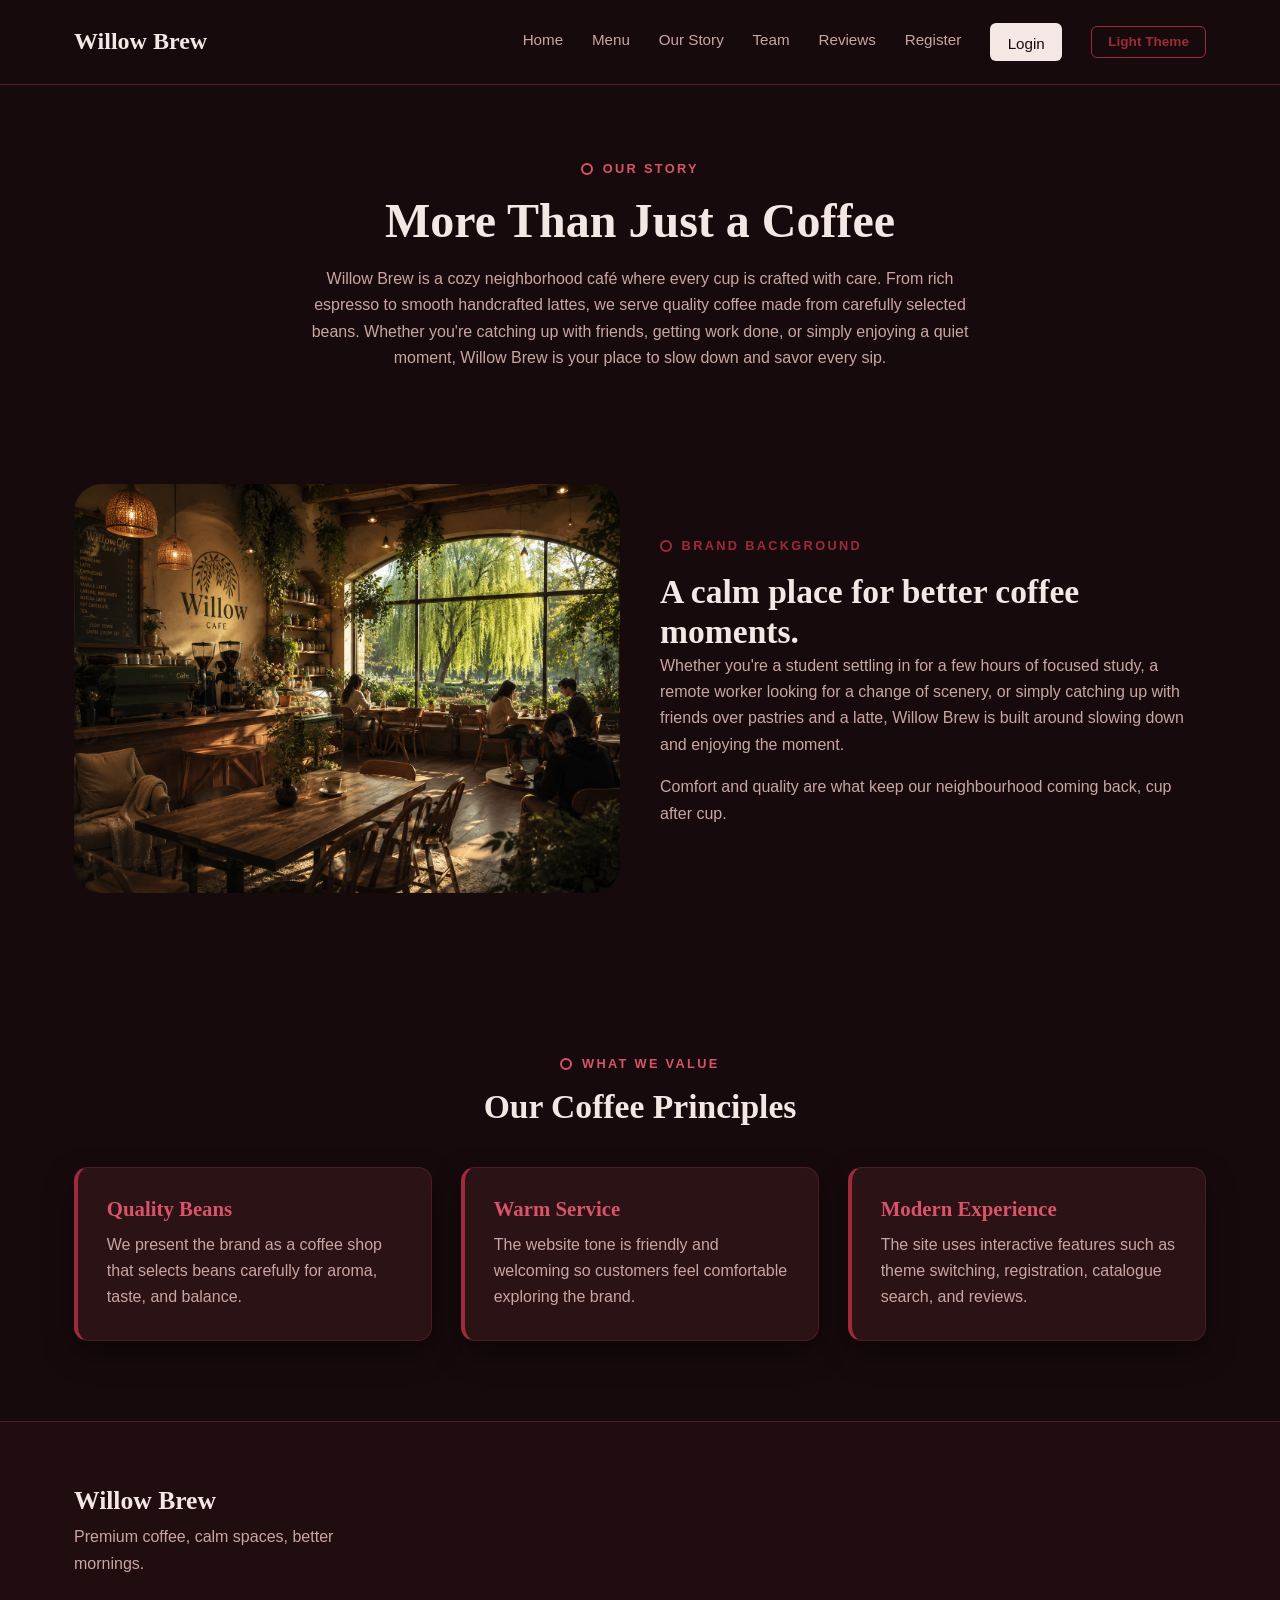
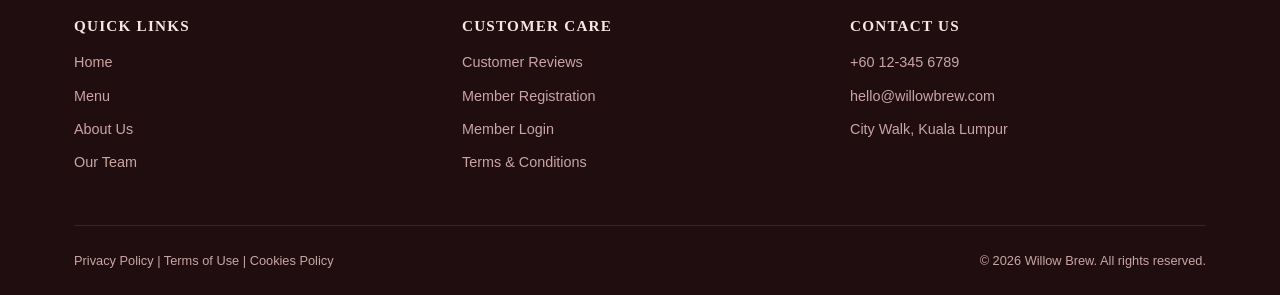
<file: about.html>
<!DOCTYPE html>
<html lang="en">
<head>
    <meta charset="UTF-8">
    <meta name="viewport" content="width=device-width, initial-scale=1.0">
    <title>Our Story | Willow Brew </title>
    <link rel="stylesheet" href="css/style.css">
    <link rel="stylesheet" href="css/responsive.css">
    <script src="js/main.js" defer></script>
    <script src="js/theme.js" defer></script>
</head>
<body>
    <a class="skip-link" href="#mainContent">Skip to main content</a>

    <header class="site-header" id="siteHeader">
        <div class="nav-wrap">
            <a href="index.html" class="brand" aria-label="Willow Brew homepage">Willow Brew</a>

            <button class="nav-toggle" id="navToggle" type="button" aria-label="Open navigation menu" aria-expanded="false">
                ☰
            </button>

            <nav class="main-nav" id="mainNav" aria-label="Main navigation">
                <a href="index.html">Home</a>
                <a href="catalogue.html">Menu</a>
                <a href="about.html">Our Story</a>
                <a href="team.html">Team</a>
                <a href="reviews.html">Reviews</a>
                <a href="register.html">Register</a>
                <a href="login.html" class="order-link" id="loginLink">Login</a>

                <!-- This button changes the website between light theme and dark theme -->
                <button 
                      class="theme-toggle"
                        id="themeToggle"
                        type="button"
                        aria-label="Switch website theme"
                        aria-pressed="false">
                        Dark Theme
                </button>
            </nav>
        </div>
    </header>


    <main id="mainContent" class="page-main">
        <section class="simple-hero">
            <p class="eyebrow dark">Our Story</p>
            <h1>More Than Just a Coffee</h1>
            <p>
                Willow Brew is a cozy neighborhood café where every cup is crafted with care. 
                From rich espresso to smooth handcrafted lattes, we serve quality coffee made from carefully selected beans. 
                Whether you're catching up with friends, getting work done, or simply enjoying a quiet moment, Willow Brew is your place to slow down and savor every sip.
            </p>
        </section>

        <section class="about-story section-padding" aria-labelledby="about-story-title">
            <div class="about-image">
                <!-- ABOUT IMAGE -->
                <img src="images/cafe-interior.png" alt="Warm coffee shop interior">
            </div>

            <div class="about-text">
                <p class="eyebrow dark">Brand Background</p>
                <h2 id="about-story-title">A calm place for better coffee moments.</h2>
                <p>
                    Whether you're a student settling in for a few hours of focused study, a remote worker looking for a change of scenery, 
                    or simply catching up with friends over pastries and a latte, Willow Brew is built around slowing down and enjoying the 
                    moment. 
                </p>
                <p>
                    Comfort and quality are what keep our neighbourhood coming back, cup after cup.
                </p>
            </div>
        </section>

        <section class="values-section section-padding" aria-labelledby="values-title">
            <div class="section-top centered">
                <p class="eyebrow dark">What We Value</p>
                <h2 id="values-title">Our Coffee Principles</h2>
            </div>

            <div class="value-grid">
                <article class="value-card">
                    <h3>Quality Beans</h3>
                    <p>We present the brand as a coffee shop that selects beans carefully for aroma, taste, and balance.</p>
                </article>

                <article class="value-card">
                    <h3>Warm Service</h3>
                    <p>The website tone is friendly and welcoming so customers feel comfortable exploring the brand.</p>
                </article>

                <article class="value-card">
                    <h3>Modern Experience</h3>
                    <p>The site uses interactive features such as theme switching, registration, catalogue search, and reviews.</p>
                </article>
            </div>
        </section>
    </main>

    <footer class="site-footer">
        <div class="footer-wrap">
            <div class="footer-brand">
                <h2>Willow Brew</h2>
                <p>Premium coffee, calm spaces, better mornings.</p>
            </div>

            <div class="footer-columns">
                <section>
                    <h3>Quick Links</h3>
                    <a href="index.html">Home</a>
                    <a href="catalogue.html">Menu</a>
                    <a href="about.html">About Us</a>
                    <a href="team.html">Our Team</a>
                </section>

                <section>
                    <h3>Customer Care</h3>
                    <a href="reviews.html">Customer Reviews</a>
                    <a href="register.html">Member Registration</a>
                    <a href="login.html">Member Login</a>
                    <a href="#">Terms & Conditions</a>
                </section>

                <section>
                    <h3>Contact Us</h3>
                    <p>+60 12-345 6789</p>
                    <p>hello@willowbrew.com</p>
                    <p>City Walk, Kuala Lumpur</p>
                </section>
            </div>

            <div class="footer-bottom">
                <p>Privacy Policy | Terms of Use | Cookies Policy</p>
                <p>© 2026 Willow Brew. All rights reserved.</p>
            </div>
        </div>
    </footer>

</body>
</html>
</file>
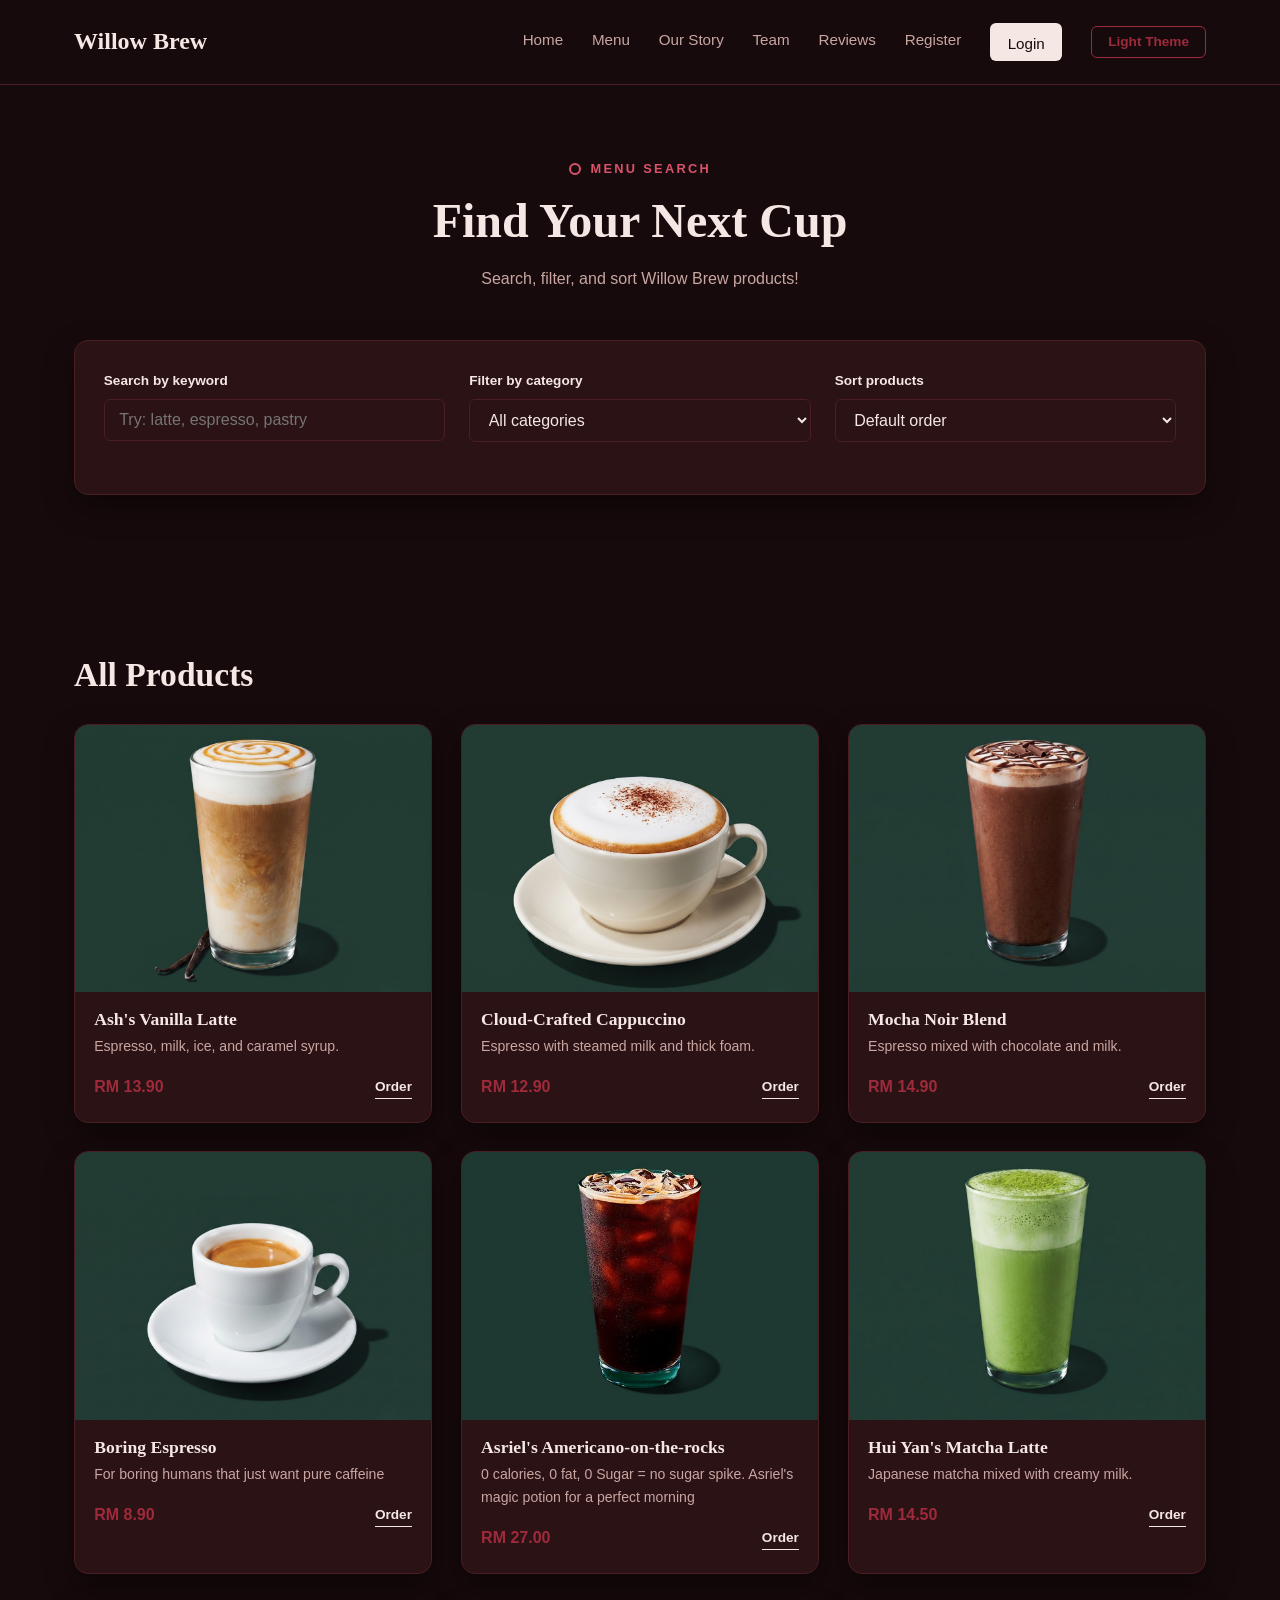
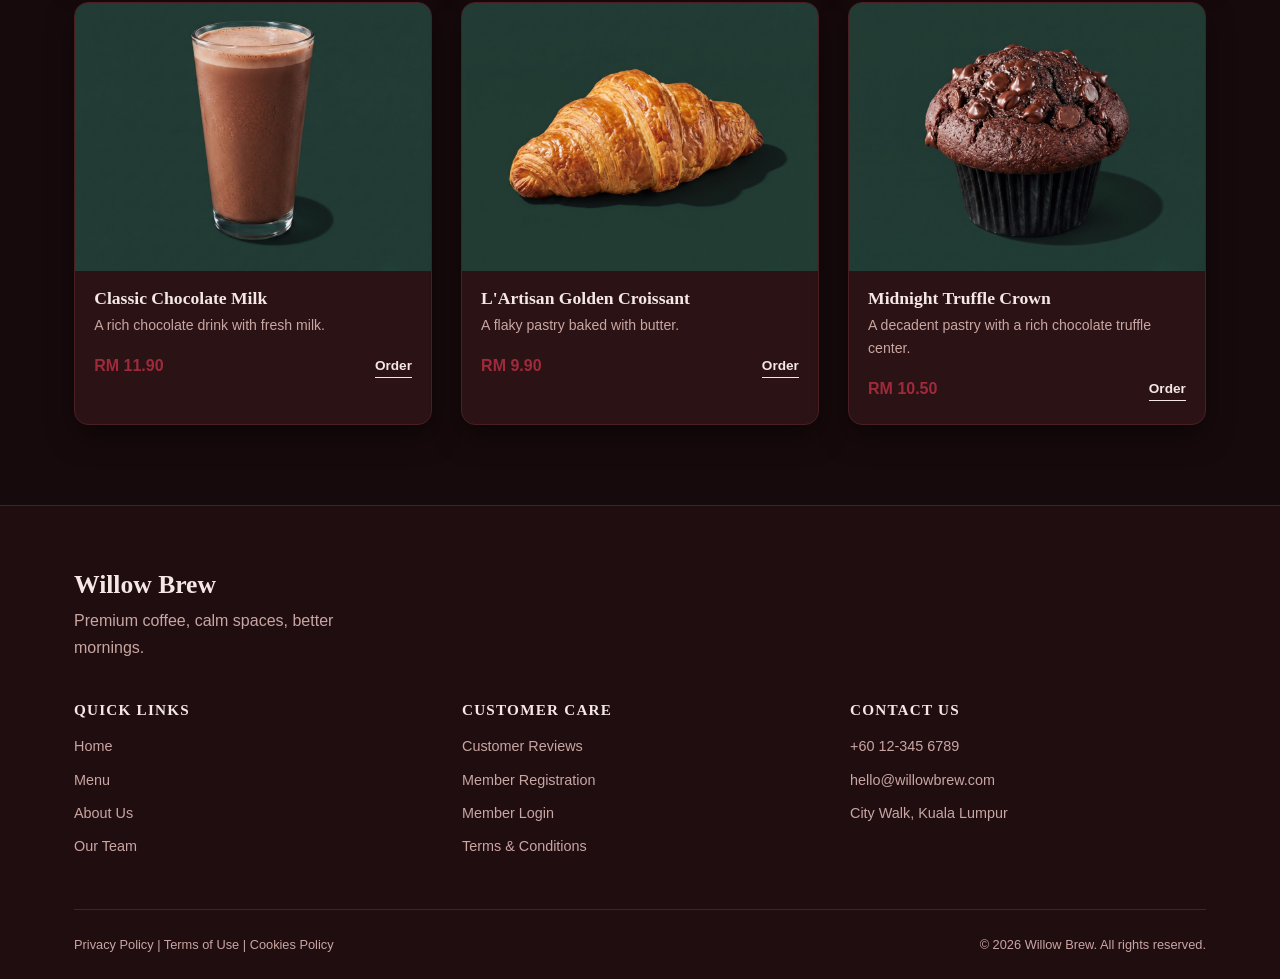
<file: catalogue.html>
<!DOCTYPE html>
<html lang="en">
<head>
    <meta charset="UTF-8">
    <meta name="viewport" content="width=device-width, initial-scale=1.0">
    <title>Menu | Willow Brew </title>
    <link rel="stylesheet" href="css/style.css">
    <link rel="stylesheet" href="css/responsive.css">
    
    <script src="js/main.js" defer></script>
    <script src="js/theme.js" defer></script>
    <script src="js/catalogue.js" defer></script>
</head>
<body>
    <!-- This skip link appears when keyboard users press Tab, allowing them to jump directly to the main page content instead of tabbing through every navigation item. -->
    <a class="skip-link" href="#mainContent">Skip to main content</a>

    <!-- This fixed header contains the brand name, responsive navigation links, search link, order link, and theme switcher required for the website theme toggle feature. -->
    <header class="site-header" id="siteHeader">
        <div class="nav-wrap">
            <a href="index.html" class="brand" aria-label="Willow Brew homepage">Willow Brew</a>

            <!-- This button appears on smaller screens and opens or closes the navigation menu using JavaScript in main.js. -->
            <button class="nav-toggle" id="navToggle" type="button" aria-label="Open navigation menu" aria-expanded="false">
                ☰
            </button>

            <!-- This navigation menu links to all major website pages so the multi-page website can be accessed consistently from every page. -->
            <nav class="main-nav" id="mainNav" aria-label="Main navigation">
                <a href="index.html">Home</a>
                <a href="catalogue.html">Menu</a>
                <a href="about.html">Our Story</a>
                <a href="team.html">Team</a>
                <a href="reviews.html">Reviews</a>
                <a href="register.html">Register</a>
                <a href="login.html" class="order-link" id="loginLink">Login</a>

                <!-- This button changes the website between the original classic theme and the darker brew theme, with the choice saved in localStorage. -->
                <button 
                    class="theme-toggle"
                    id="themeToggle"
                    type="button"
                    onclick="toggleTheme()"
                    aria-label="Switch website theme"
                    aria-pressed="false">
                    Dark Theme
                </button>
            </nav>
        </div>
    </header>


    <main id="mainContent" class="page-main">
        <!-- This catalogue hero introduces the product page where JavaScript search, category filtering, and price/name sorting are demonstrated. -->
        <section class="simple-hero">
            <p class="eyebrow dark">Menu Search</p>
            <h1>Find Your Next Cup</h1>
            <p>
                Search, filter, and sort  Willow Brew products!
                
            </p>
        </section>

        <!-- This tool area contains the input and dropdown controls used by catalogue.js to dynamically change the product list. -->
        <section class="catalogue-tools section-padding" aria-label="Product search and filter tools">
            <div class="tool-grid">
                <div class="form-group">
                    <label for="productSearch">Search by keyword</label>
                    <input type="search" id="productSearch" placeholder="Try: latte, espresso, pastry">
                </div>

                <div class="form-group">
                    <label for="categoryFilter">Filter by category</label>
                    <select id="categoryFilter">
                        <option value="all">All categories</option>
                        <option value="coffee">Coffee</option>
                        <option value="non-coffee">Non-coffee</option>
                        <option value="pastry">Pastry</option>
                    </select>
                </div>

                <div class="form-group">
                    <label for="sortProducts">Sort products</label>
                    <select id="sortProducts">
                        <option value="default">Default order</option>
                        <option value="name-az">Name A-Z</option>
                        <option value="price-low">Price low to high</option>
                        <option value="price-high">Price high to low</option>
                    </select>
                </div>
            </div>
        </section>

        <section class="catalogue-list section-padding" aria-labelledby="catalogue-title">
            <h2 id="catalogue-title">All Products</h2>

            <div class="product-grid" id="catalogueGrid">
                <article class="product-card catalogue-card"
                    data-name="Ash's Vanilla Latte" data-category="coffee"
                    data-price="13.90" data-order="1">
                    <img src="images/vanilla latte.png"
                        alt="Iced caramel latte in a glass">
                    <h3>Ash's Vanilla Latte</h3>
                    <p>Espresso, milk, ice, and caramel syrup.</p>
                    <div class="product-bottom"><span>RM 13.90</span><a href="#">Order</a></div>
                </article>

                <article class="product-card catalogue-card"
                    data-name="Cloud-Crafted Cappuccino" data-category="coffee"
                    data-price="12.90" data-order="2">
                    <img src="images/cappuccino.png"
                        alt="Cloud-Crafted Cappuccino in a coffee cup">
                    <h3>Cloud-Crafted Cappuccino</h3>
                    <p>Espresso with steamed milk and thick foam.</p>
                    <div class="product-bottom"><span>RM 12.90</span><a href="#">Order</a></div>
                </article>

                <article class="product-card catalogue-card"
                    data-name="Mocha Noir Blend" data-category="coffee"
                    data-price="14.90" data-order="3">
                    <img src="images/mocha.png"
                        alt="Mocha coffee with chocolate">
                    <h3>Mocha Noir Blend</h3>
                    <p>Espresso mixed with chocolate and milk.</p>
                    <div class="product-bottom"><span>RM 14.90</span><a href="#">Order</a></div>
                </article>

                <article class="product-card catalogue-card"
                    data-name="Boring Espresso" data-category="coffee"
                    data-price="8.90" data-order="4">
                    <img src="images/espresso.png"
                        alt="Small cup of espresso">
                    <h3>Boring Espresso</h3>
                    <p>For boring humans that just want pure caffeine</p>
                    <div class="product-bottom"><span>RM 8.90</span><a href="#">Order</a></div>
                </article>

                <article class="product-card catalogue-card"
                    data-name="Asriel's Americano-on-the-rocks" data-category="coffee"
                    data-price="13.50" data-order="5">
                    <img src="images/Americanoontherocksss.jpg"
                        alt="Cold brew coffee with ice">
                    <h3>Asriel's Americano-on-the-rocks</h3>
                    <p> 0 calories, 0 fat, 0 Sugar = no sugar spike. Asriel's magic potion for a perfect morning </p>
                    <div class="product-bottom"><span>RM 27.00</span><a href="#">Order</a></div>
                </article>

                <article class="product-card catalogue-card"
                    data-name="Hui Yan's Matcha Latte" data-category="non-coffee"
                    data-price="14.50" data-order="6">
                    <img src="images/matcha latte.png"
                        alt="Iced matcha latte">
                    <h3>Hui Yan's Matcha Latte</h3>
                    <p>Japanese matcha mixed with creamy milk.</p>
                    <div class="product-bottom"><span>RM 14.50</span><a href="#">Order</a></div>
                </article>

                <article class="product-card catalogue-card"
                    data-name="Classic Chocolate Milk" data-category="non-coffee"
                    data-price="11.90" data-order="7">
                    <img src="images/chocolate milk.png"
                        alt="Classic Chocolate Milk in a glass">
                    <h3>Classic Chocolate Milk</h3>
                    <p>A rich chocolate drink with fresh milk.</p>
                    <div class="product-bottom"><span>RM 11.90</span><a href="#">Order</a></div>
                </article>

                <article class="product-card catalogue-card"
                    data-name="L'Artisan Golden Croissant" data-category="pastry"
                    data-price="9.90" data-order="8">
                    <img src="images/butter croissant.png"
                        alt="Fresh L'Artisan Golden Croissant">
                    <h3>L'Artisan Golden Croissant</h3>
                    <p>A flaky pastry baked with butter.</p>
                    <div class="product-bottom"><span>RM 9.90</span><a href="#">Order</a></div>
                </article>

                <article class="product-card catalogue-card"
                    data-name="Midnight Truffle Crown" data-category="pastry"
                    data-price="10.50" data-order="9">
                    <img src="images/chocolate muffin.png"
                        alt="Midnight Truffle Crown">
                    <h3>Midnight Truffle Crown</h3>
                    <p>A decadent pastry with a rich chocolate truffle center.</p>
                    <div class="product-bottom"><span>RM 10.50</span><a href="#">Order</a></div>
                </article>
            </div>

            <p class="empty-message" id="emptyMessage">
                No products found. Try another keyword or category.
            </p>
        </section>
    </main>

    <footer class="site-footer">
        <div class="footer-wrap">
            <div class="footer-brand">
                <h2>Willow Brew </h2>
                <p>Premium coffee, calm spaces, better mornings.</p>
            </div>

            <div class="footer-columns">
                <section>
                    <h3>Quick Links</h3>
                    <a href="index.html">Home</a>
                    <a href="catalogue.html">Menu</a>
                    <a href="about.html">About Us</a>
                    <a href="team.html">Our Team</a>
                </section>

                <section>
                    <h3>Customer Care</h3>
                    <a href="reviews.html">Customer Reviews</a>
                    <a href="register.html">Member Registration</a>
                    <a href="login.html">Member Login</a>
                    <a href="#">Terms & Conditions</a>
                </section>

                <section>
                    <h3>Contact Us</h3>
                    <p>+60 12-345 6789</p>
                    <p>hello@willowbrew.com</p>
                    <p>City Walk, Kuala Lumpur</p>
                </section>
            </div>

            <div class="footer-bottom">
                <p>Privacy Policy | Terms of Use | Cookies Policy</p>
                <p>© 2026 Willow Brew. All rights reserved.</p>
            </div>
        </div>
    </footer>

</body>
</html>
</file>
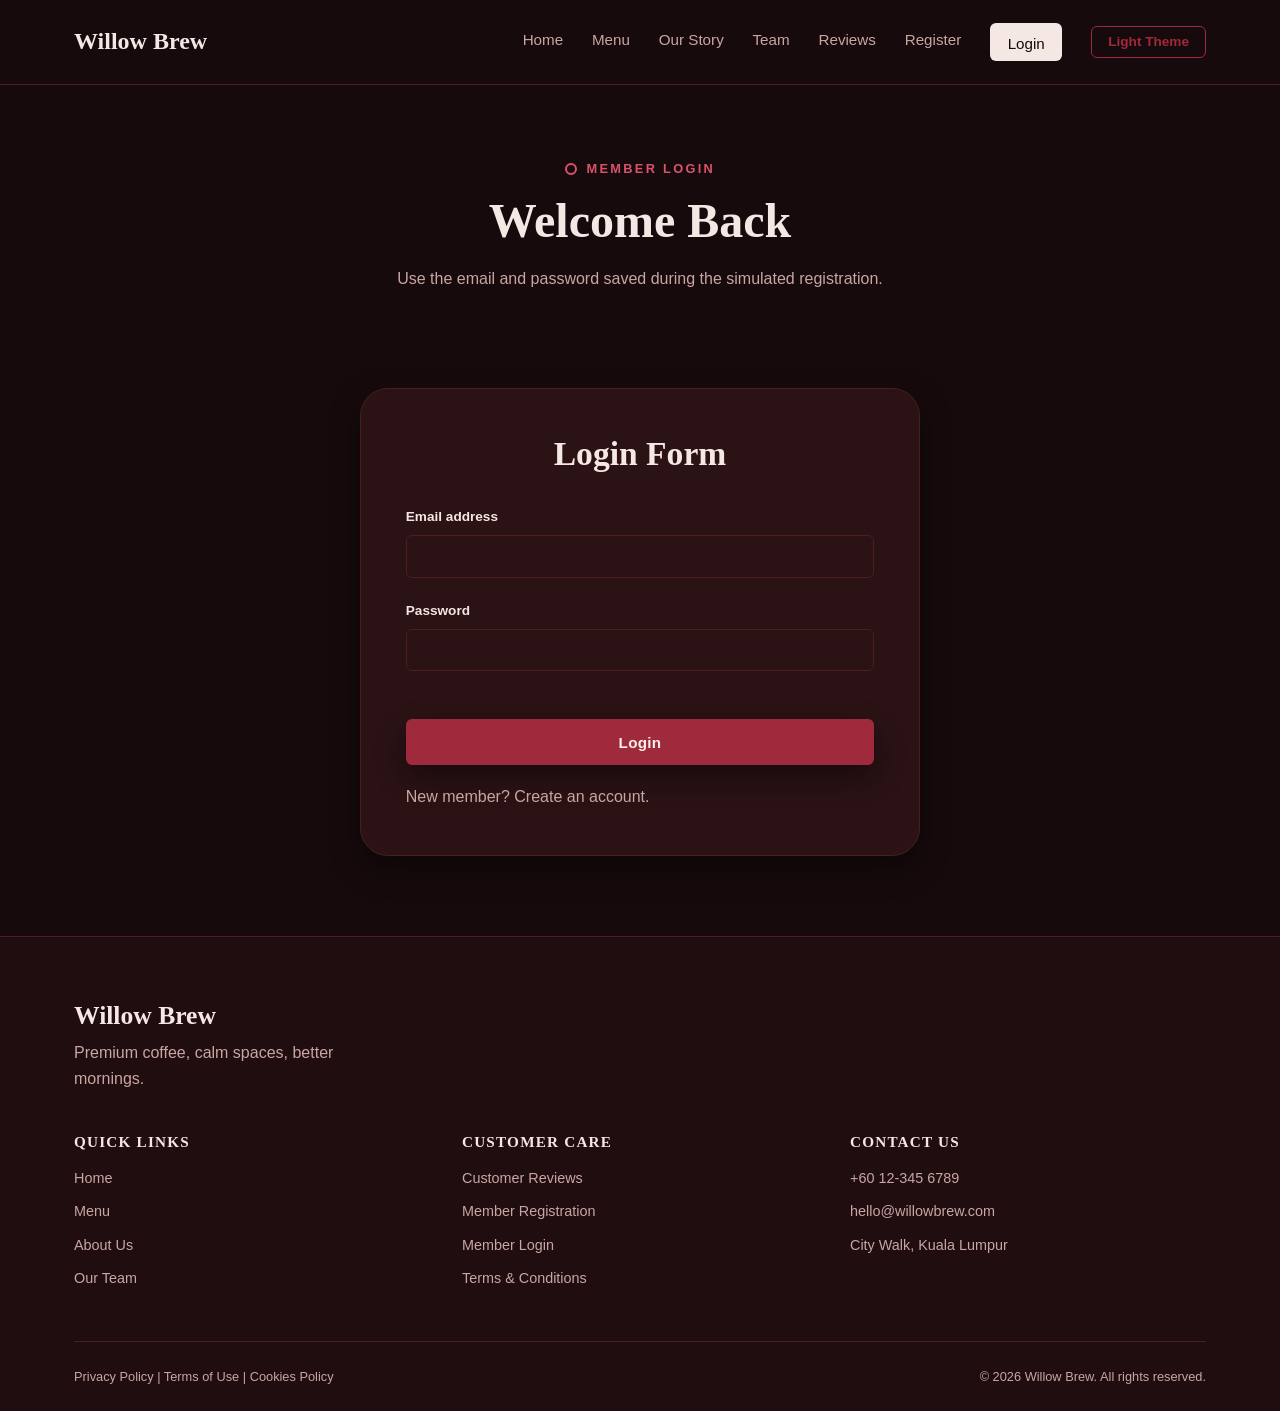
<file: login.html>
<!DOCTYPE html>
<html lang="en">
<head>
    <meta charset="UTF-8">
    <meta name="viewport" content="width=device-width, initial-scale=1.0">
    <title>Login | Willow Brew</title>
    <link rel="stylesheet" href="css/style.css">
    <link rel="stylesheet" href="css/responsive.css">
    
    <script src="js/main.js" defer></script>
    <script src="js/theme.js" defer></script>
    <script src="js/auth.js" defer></script>
    
</head>
<body>
    <a class="skip-link" href="#mainContent">Skip to main content</a>

    <header class="site-header" id="siteHeader">
        <div class="nav-wrap">
            <a href="index.html" class="brand" aria-label="Willow Brew homepage">Willow Brew</a>

            <button class="nav-toggle" id="navToggle" type="button" aria-label="Open navigation menu" aria-expanded="false">
                ☰
            </button>

            <nav class="main-nav" id="mainNav" aria-label="Main navigation">
                <a href="index.html">Home</a>
                <a href="catalogue.html">Menu</a>
                <a href="about.html">Our Story</a>
                <a href="team.html">Team</a>
                <a href="reviews.html">Reviews</a>
                <a href="register.html">Register</a>
                <a href="login.html" class="order-link" id="loginLink">Login</a>

                <!-- This button changes the website between the original classic theme and the darker brew theme, with the choice saved in localStorage. -->
                <button class="theme-toggle"
                    id="themeToggle"
                    type="button"
                    aria-label="Switch website theme"
                    aria-pressed="false">
                    Dark Theme
                </button>
            </nav>
        </div>
    </header>


   <main id="mainContent" class="page-main">
    <section class="simple-hero compact-hero">
        <p class="eyebrow dark">Member Login</p>
        <h1>Welcome Back</h1>
        <p>
            Use the email and password saved during the simulated registration.
        </p>
    </section>

    <section class="auth-section section-padding" aria-labelledby="login-title">
        <div class="auth-card">
            <h2 id="login-title">Login Form</h2>

            <!-- auth.js runs checkLogin when this form is submitted. -->
            <form id="loginForm" novalidate>

                <div class="form-group">
                    <label for="loginEmail">Email address</label>
                    <input type="email" id="loginEmail" autocomplete="email">
                </div>

                <div class="form-group">
                    <label for="loginPassword">Password</label>
                    <input
                        type="password"
                        id="loginPassword"
                        autocomplete="current-password">
                </div>

                <!-- Login errors are displayed here by auth.js. -->
                <p class="error-message" id="loginMessage"></p>

                <button type="submit" class="dark-button full-button">
                    Login
                </button>
            </form>

            <!-- The successful welcome message is displayed here. -->
            <p class="form-success" id="loginGreeting"></p>

            <p>
                New member?
                <a href="register.html">Create an account</a>.
            </p>
        </div>
    </section>
    </main>

    <footer class="site-footer">
        <div class="footer-wrap">
            <div class="footer-brand">
                <h2>Willow Brew</h2>
                <p>Premium coffee, calm spaces, better mornings.</p>
            </div>

            <div class="footer-columns">
                <section>
                    <h3>Quick Links</h3>
                    <a href="index.html">Home</a>
                    <a href="catalogue.html">Menu</a>
                    <a href="about.html">About Us</a>
                    <a href="team.html">Our Team</a>
                </section>

                <section>
                    <h3>Customer Care</h3>
                    <a href="reviews.html">Customer Reviews</a>
                    <a href="register.html">Member Registration</a>
                    <a href="login.html">Member Login</a>
                    <a href="#">Terms & Conditions</a>
                </section>

                <section>
                    <h3>Contact Us</h3>
                    <p>+60 12-345 6789</p>
                    <p>hello@willowbrew.com</p>
                    <p>City Walk, Kuala Lumpur</p>
                </section>
            </div>

            <div class="footer-bottom">
                <p>Privacy Policy | Terms of Use | Cookies Policy</p>
                <p>© 2026 Willow Brew. All rights reserved.</p>
            </div>
        </div>
    </footer>

</body>
</html>
</file>
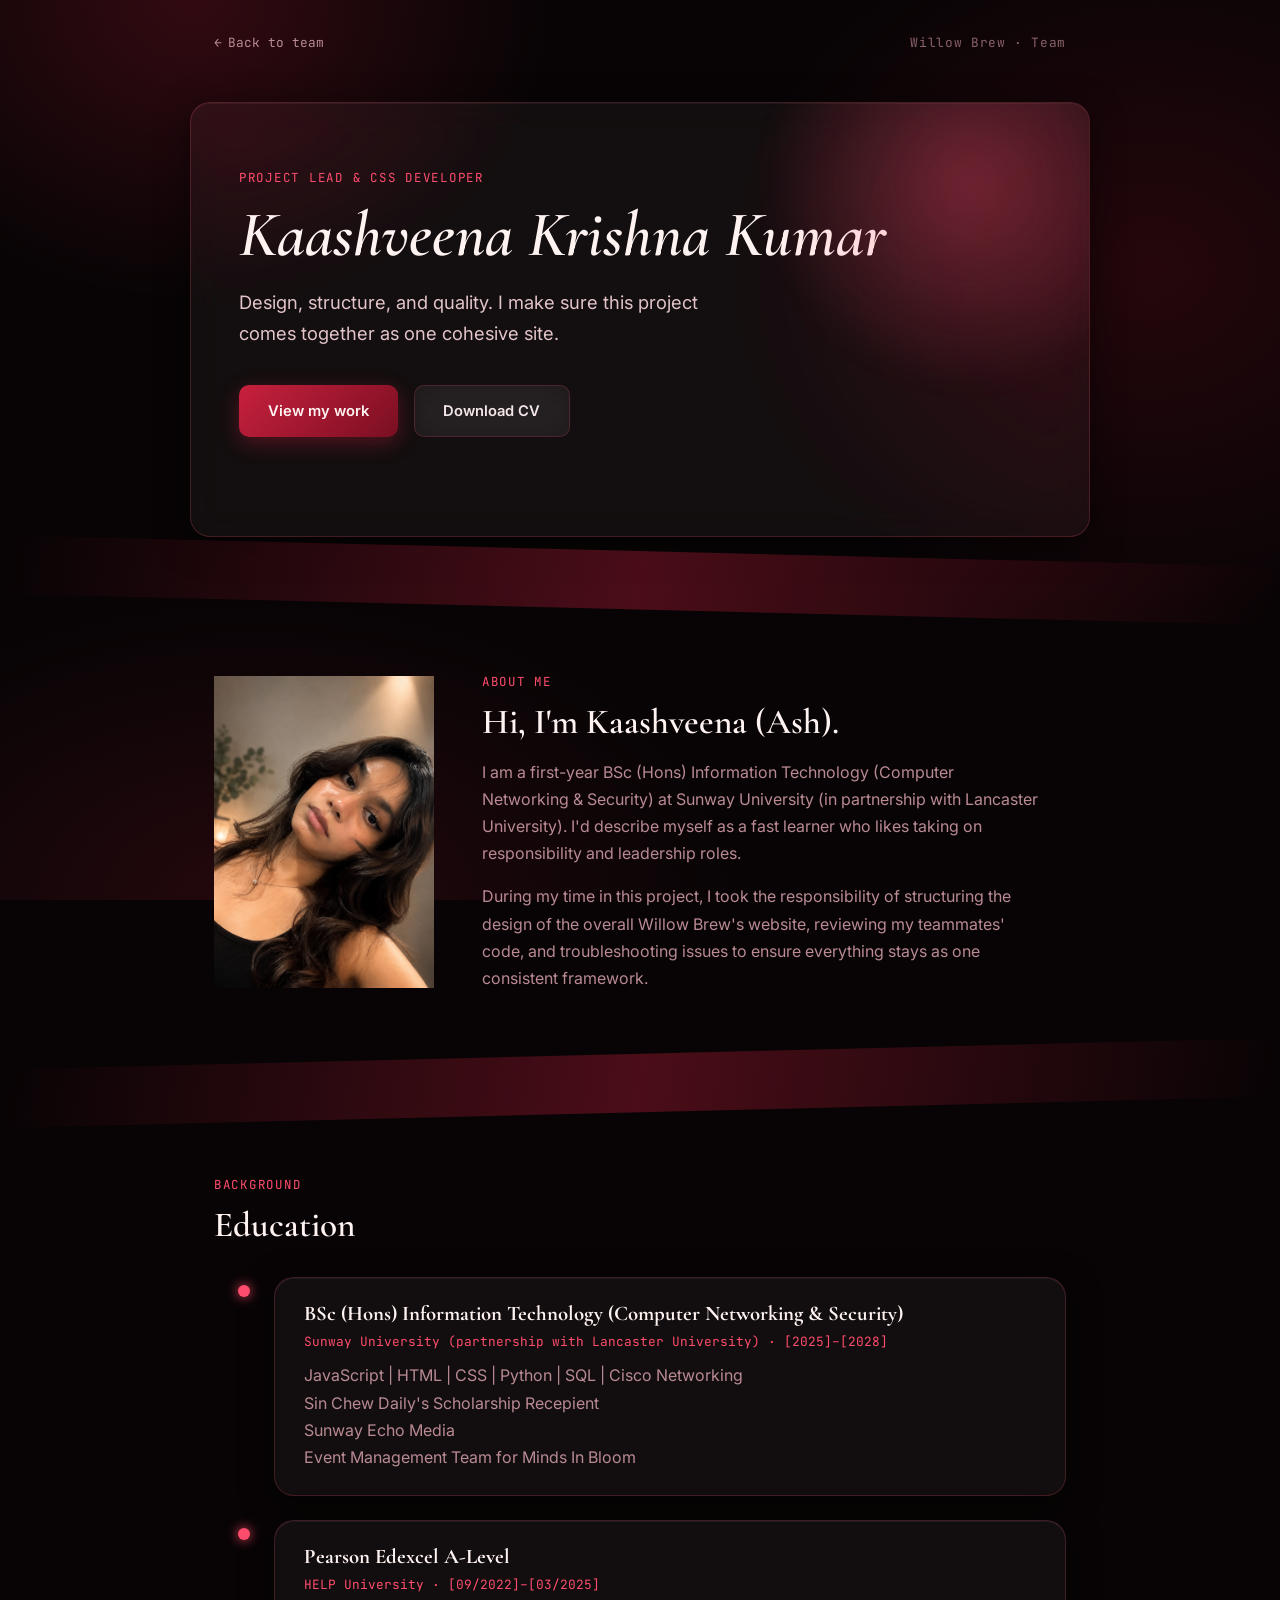
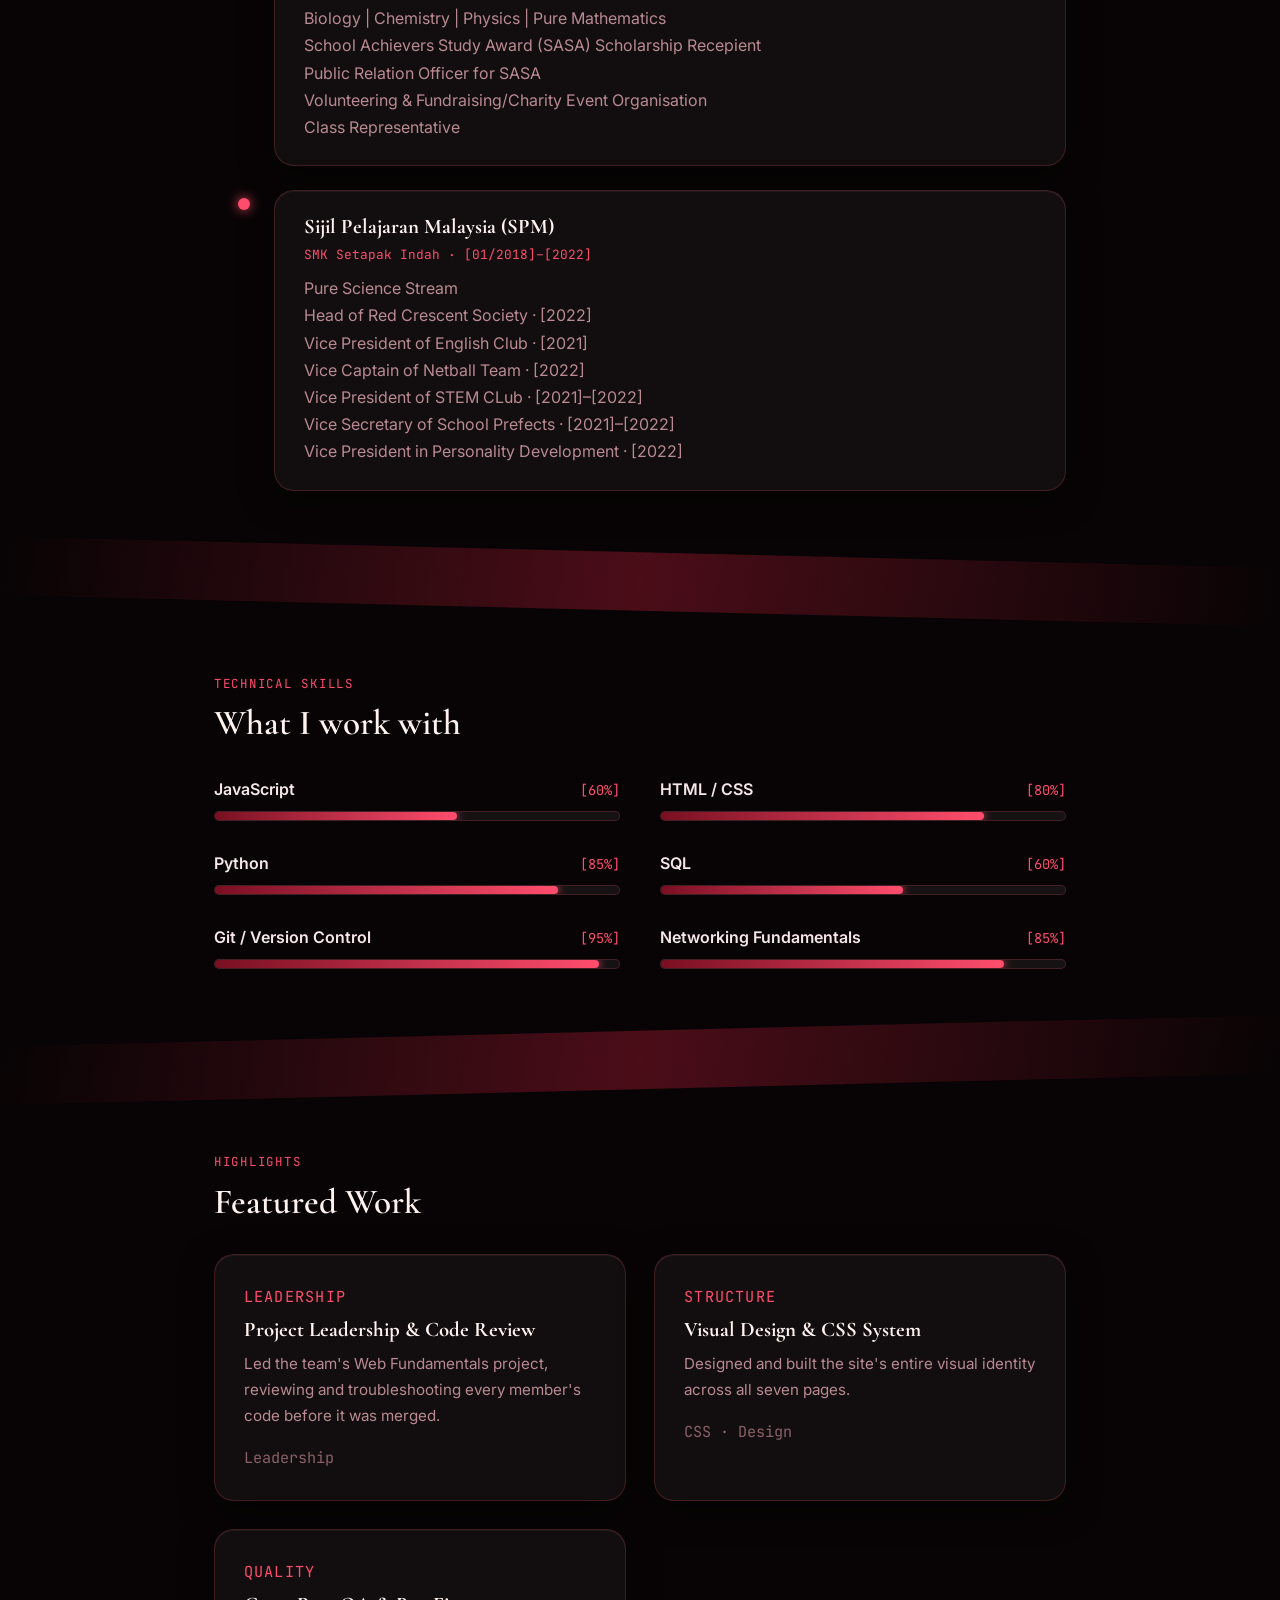
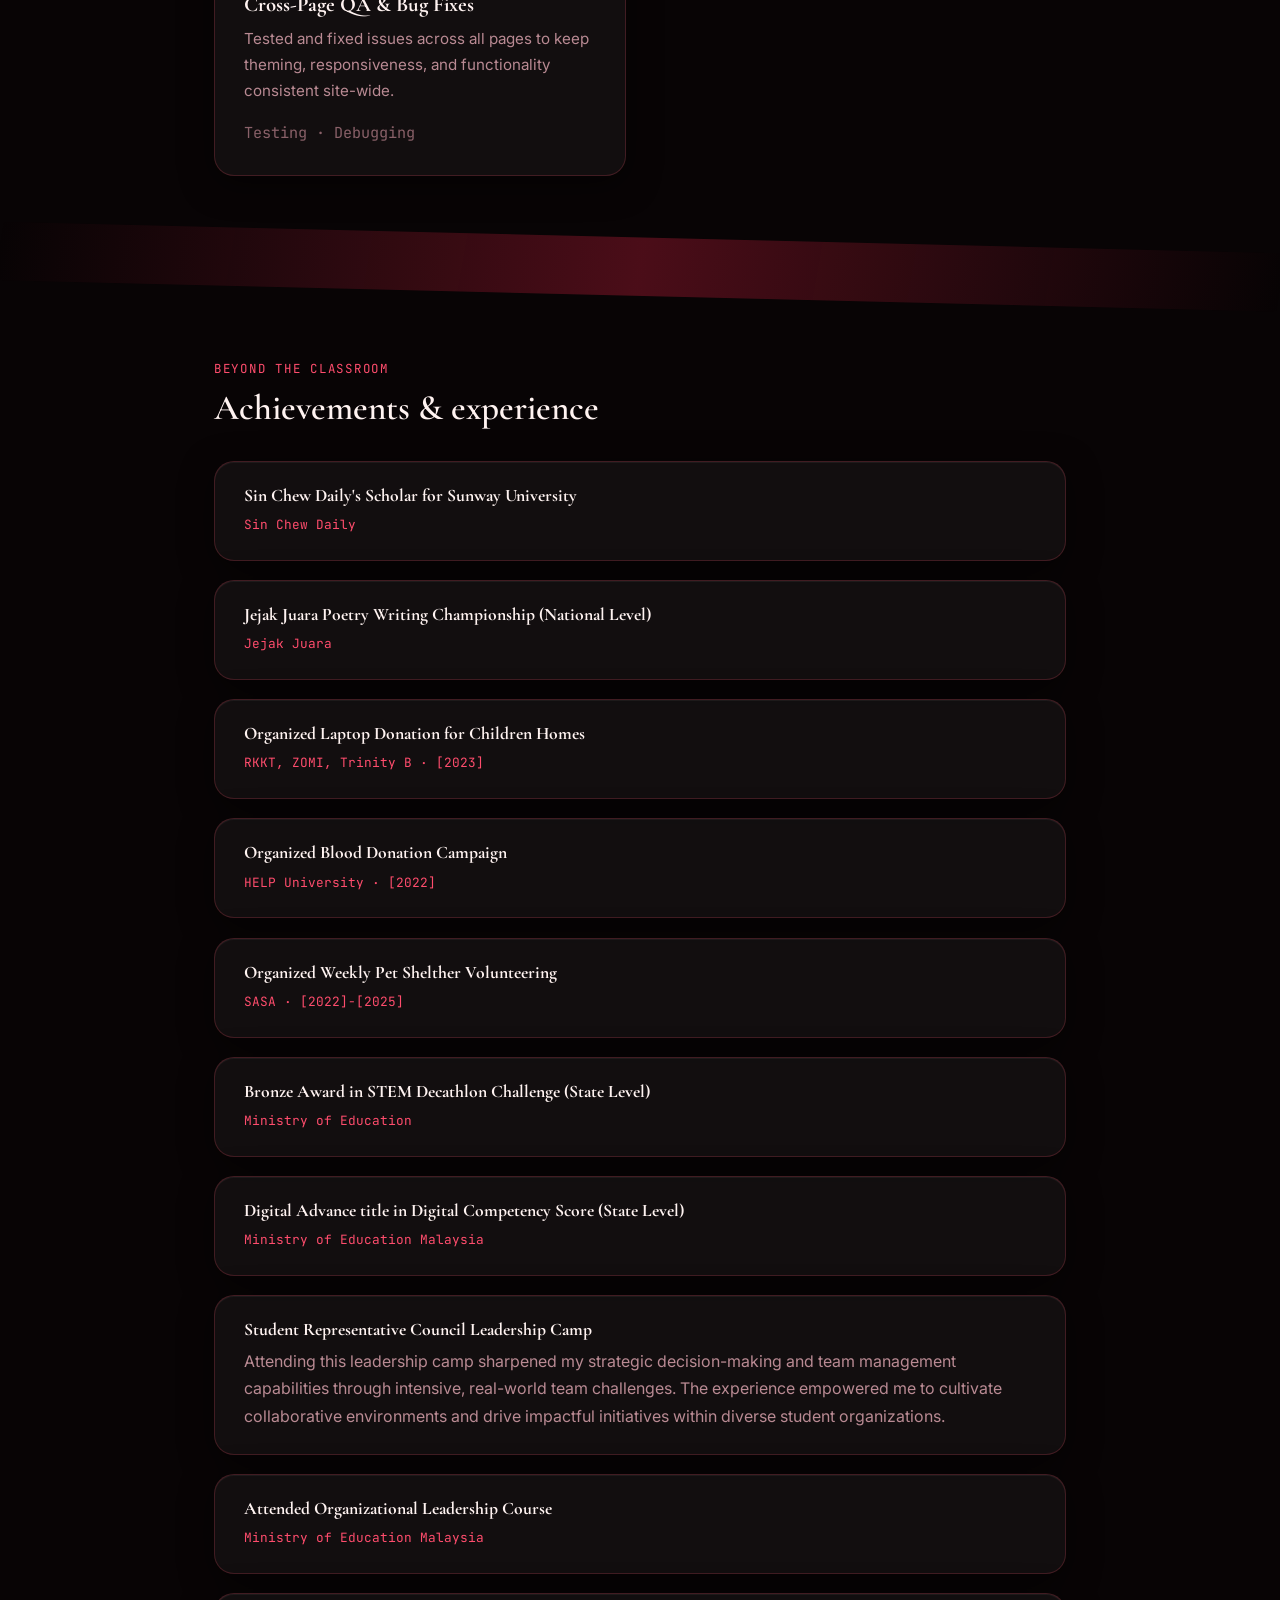
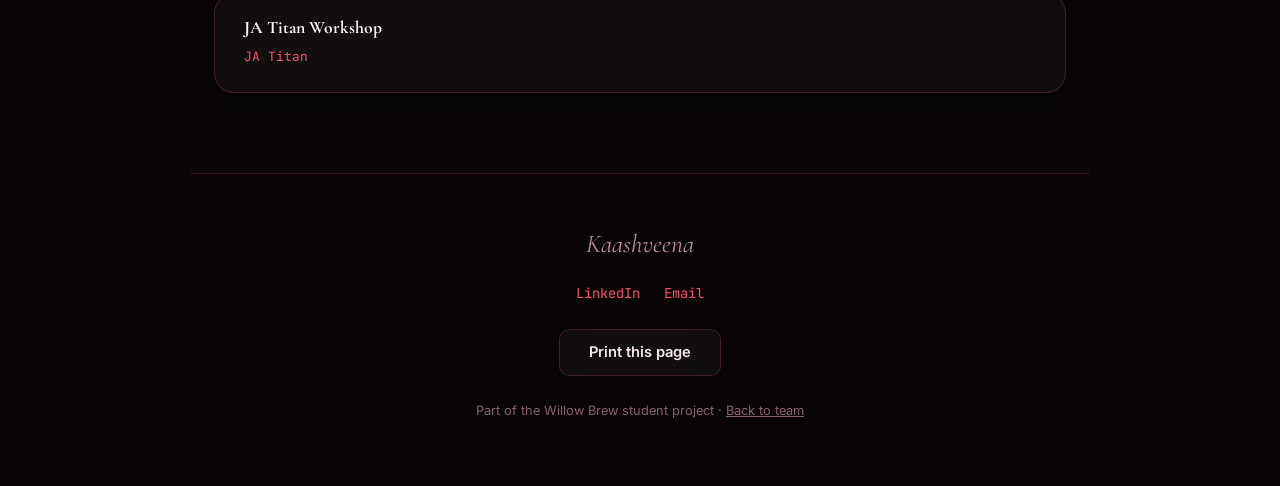
<file: portfolio_ash.html>
<!DOCTYPE html>
<html lang="en">
<head>
    <meta charset="UTF-8">
    <meta name="viewport" content="width=device-width, initial-scale=1.0">
    <title>Kaashveena — Portfolio | Willow Brew</title>
    <link rel="stylesheet" href="css/portfolio_ash.css">
    <link rel="stylesheet" href="css/portfolio_ash_print.css" media="print">

    <link rel="preconnect" href="https://fonts.googleapis.com">
    <link href="https://fonts.googleapis.com/css2?family=Cormorant+Garamond:ital,wght@0,500;0,700;1,500;1,600&family=Inter:wght@400;500;600&family=JetBrains+Mono:wght@400;500&display=swap" rel="stylesheet">
    <script src="js/portfolio_ash.js" defer></script>
</head>
<body>
    <a class="skip-link" href="#mainContent">Skip to main content</a>
    <header class="ash-header">
        <a href="team.html" class="back-link">
            <span aria-hidden="true">&larr;</span> Back to team
        </a>
        <span class="header-mark">Willow Brew &middot; Team</span>
    </header>

    <main id="mainContent">
        <section class="hero glass-shard" aria-labelledby="hero-name">
            <div class="hero-glow" aria-hidden="true"></div>
            <p class="eyebrow">Project Lead &amp; CSS Developer</p>
            <h1 id="hero-name">Kaashveena Krishna Kumar</h1>
            <p class="hero-tagline">Design, structure, and quality. I make sure this project comes together as one cohesive site.</p>

            <div class="hero-actions">
                <a href="#projects" class="btn btn-primary">View my work</a>
                <button type="button" class="btn btn-ghost" id="downloadCvBtn">
                    Download CV
                </button>
            </div>

            <p class="form-success" id="cvMessage" aria-live="polite"></p>
        </section>

        <div class="shard-divider" aria-hidden="true"></div>

        <!-- =============
                  BIO
             ============= -->
        <section class="about-section" aria-labelledby="about-title">
            <div class="about-photo">
                <img src="images/image2.png" alt="Ash" class="about-photo-img">
            </div>

            <div class="about-text">
                <p class="eyebrow">About me</p>
                <h2 id="about-title">Hi, I'm Kaashveena (Ash).</h2>
                <p class="bio-paragraph">
                    I am a first-year BSc (Hons) Information Technology (Computer Networking & Security)  at Sunway University
                    (in partnership with Lancaster University). I'd describe myself as a fast learner
                    who likes taking on responsibility and leadership roles. 
                </p>
                <p class="bio-paragraph">
                    During my time in this project, I took the responsibility of structuring the design of the overall Willow Brew's website, reviewing my teammates' code,
                    and troubleshooting issues to ensure everything stays as one consistent framework.
                </p>
            </div>
        </section>

        <div class="shard-divider reverse" aria-hidden="true"></div>

        <!-- ============
             EDUCATION
             ============ -->
        <section class="education-section" aria-labelledby="education-title">
            <p class="eyebrow">Background</p>
            <h2 id="education-title">Education</h2>

            <div class="timeline">
                <div class="timeline-item">
                    <div class="timeline-dot" aria-hidden="true"></div>
                    <div class="timeline-content glass-card">
                        <h3>BSc (Hons) Information Technology (Computer Networking & Security)</h3>
                        <p class="timeline-meta">Sunway University (partnership with Lancaster University) &middot; [2025]–[2028]</p>
                        <p class="timeline-detail">
                            JavaScript | HTML | CSS | Python | SQL | Cisco Networking <br>
                            Sin Chew Daily's Scholarship Recepient <br>
                            Sunway Echo Media <br>
                            Event Management Team for Minds In Bloom <br>
                        </p>
                    </div>
                </div>

                <div class="timeline-item">
                    <div class="timeline-dot" aria-hidden="true"></div>
                    <div class="timeline-content glass-card">
                        <h3>Pearson Edexcel A-Level </h3>
                        <p class="timeline-meta">HELP University &middot; [09/2022]–[03/2025]</p>
                        <p class="timeline-detail">
                            Biology | Chemistry | Physics | Pure Mathematics <br>
                            School Achievers Study Award (SASA) Scholarship Recepient <br>
                            Public Relation Officer for SASA <br>
                            Volunteering & Fundraising/Charity Event Organisation <br>
                            Class Representative <br>
                        </p>
                    </div>
                </div>

                <div class="timeline-item">
                    <div class="timeline-dot" aria-hidden="true"></div>
                    <div class="timeline-content glass-card">
                        <h3>Sijil Pelajaran Malaysia (SPM)</h3>
                        <p class="timeline-meta">SMK Setapak Indah &middot; [01/2018]–[2022]</p>
                        <p class="timeline-detail">
                            Pure Science Stream <br>
                            Head of Red Crescent Society &middot; [2022]<br>
                            Vice President of English Club &middot; [2021]<br>
                            Vice Captain of Netball Team &middot; [2022]<br>
                            Vice President of STEM CLub &middot; [2021]–[2022]<br>
                            Vice Secretary of School Prefects &middot; [2021]–[2022]<br>
                            Vice President in Personality Development &middot; [2022]<br>
                        </p>
                    </div>
                </div>
            </div>
        </section>

        <div class="shard-divider" aria-hidden="true"></div>

        <!-- ========
             SKILLS
             ======== -->
        <section class="skills-section" aria-labelledby="skills-title">
            <p class="eyebrow">Technical Skills</p>
            <h2 id="skills-title">What I work with</h2>

            <div class="skills-grid">

                <div class="skill-item">
                    <div class="skill-label-row">
                        <span class="skill-name">JavaScript</span>
                        <span class="skill-percent">[60%]</span>
                    </div>
                    <div class="skill-track">
                        <div class="skill-fill level-60"></div>
                    </div>
                </div>

                <div class="skill-item">
                    <div class="skill-label-row">
                        <span class="skill-name">HTML / CSS</span>
                        <span class="skill-percent">[80%]</span>
                    </div>
                    <div class="skill-track">
                        <div class="skill-fill level-80"></div>
                    </div>
                </div>

                <div class="skill-item">
                    <div class="skill-label-row">
                        <span class="skill-name">Python</span>
                        <span class="skill-percent">[85%]</span>
                    </div>
                    <div class="skill-track">
                        <div class="skill-fill level-85"></div>
                    </div>
                </div>

                <div class="skill-item">
                    <div class="skill-label-row">
                        <span class="skill-name">SQL</span>
                        <span class="skill-percent">[60%]</span>
                    </div>
                    <div class="skill-track">
                        <div class="skill-fill level-60"></div>
                    </div>
                </div>

                <div class="skill-item">
                    <div class="skill-label-row">
                        <span class="skill-name">Git / Version Control</span>
                        <span class="skill-percent">[95%]</span>
                    </div>
                    <div class="skill-track">
                        <div class="skill-fill level-95"></div>
                    </div>
                </div>

                <div class="skill-item">
                    <div class="skill-label-row">
                        <span class="skill-name">Networking Fundamentals</span>
                        <span class="skill-percent">[85%]</span>
                    </div>
                    <div class="skill-track">
                        <div class="skill-fill level-85"></div>
                    </div>
                </div>                

            </div>
        </section>

        <div class="shard-divider reverse" aria-hidden="true"></div>

        <!-- ==========
             PROJECTS
             ========== -->
        <section class="projects-section" id="projects" aria-labelledby="projects-title">
            <p class="eyebrow">Highlights</p>
            <h2 id="projects-title">Featured Work</h2>

            <div class="projects-grid">

                <article class="project-card glass-card">
                    <p class="project-tag">Leadership</p>
                    <h3>Project Leadership &amp; Code Review</h3>
                    <p>
                        Led the team's Web Fundamentals project, reviewing and troubleshooting every member's code before it was merged.
                    </p>
                    <p class="project-stack">Leadership</p>
                </article>

                <article class="project-card glass-card">
                    <p class="project-tag">Structure</p>
                    <h3>Visual Design &amp; CSS System</h3>
                    <p>
                        Designed and built the site's entire visual identity across all seven pages.
                    </p>
                    <p class="project-stack">CSS &middot; Design</p>
                </article>

                <article class="project-card glass-card">
                    <p class="project-tag">Quality</p>
                    <h3>Cross-Page QA &amp; Bug Fixes</h3>
                    <p>
                        Tested and fixed issues across all pages to keep theming, responsiveness, and functionality consistent site-wide.
                    </p>
                    <p class="project-stack">Testing &middot; Debugging</p>
                </article>

            </div>
        </section>

        <div class="shard-divider" aria-hidden="true"></div>

        <!-- ===========================
             ACHIEVEMENTS / EXPERIENCE
             =========================== -->
        <section class="achievements-section" aria-labelledby="achievements-title">
            <p class="eyebrow">Beyond the classroom</p>
            <h2 id="achievements-title">Achievements &amp; experience</h2>

            <ul class="achievements-list">
                <li class="glass-card">
                    <h3>Sin Chew Daily's Scholar for Sunway University</h3>
                    <p class="timeline-meta">Sin Chew Daily</p>
                </li>
                <li class="glass-card">
                    <h3>Jejak Juara Poetry Writing Championship (National Level)</h3>
                    <p class="timeline-meta">Jejak Juara</p>
                </li>
                <li class="glass-card">
                    <h3>Organized Laptop Donation for Children Homes</h3>
                    <p class="timeline-meta">RKKT, ZOMI, Trinity B &middot; [2023]</p>
                </li>
                <li class="glass-card">
                    <h3>Organized Blood Donation Campaign</h3>
                    <p class="timeline-meta">HELP University &middot; [2022]</p>
                </li>
                <li class="glass-card">
                    <h3>Organized Weekly Pet Shelther Volunteering</h3>
                    <p class="timeline-meta">SASA &middot; [2022]-[2025]</p>
                </li>                                    
                <li class="glass-card">
                    <h3>Bronze Award in STEM Decathlon Challenge (State Level)</h3>
                    <p class="timeline-meta">Ministry of Education</p>
                </li>
                <li class="glass-card">
                    <h3>Digital Advance title in Digital Competency Score (State Level)</h3>
                    <p class="timeline-meta">Ministry of Education Malaysia</p>
                </li>
                <li class="glass-card">
                    <h3>Student Representative Council Leadership Camp</h3>
                    <p>Attending this leadership camp sharpened my strategic decision-making 
                        and team management capabilities through intensive, real-world team challenges. 
                        The experience empowered me to cultivate collaborative environments and drive 
                        impactful initiatives within diverse student organizations.</p>
                </li>
                <li class="glass-card">
                    <h3>Attended Organizational Leadership Course</h3>
                    <p class="timeline-meta">Ministry of Education Malaysia</p>
                </li>
                <li class="glass-card">
                    <h3>JA Titan Workshop</h3>
                    <p class="timeline-meta">JA Titan</p>
                </li>                
            </ul>
        </section>

    </main>

    <!-- ========
         FOOTER
         ======== -->
    <footer class="ash-footer">
        <p class="footer-name">Kaashveena</p>
        <div class="footer-links">
            <a href="https://www.linkedin.com/in/kaashveena-krishnakumar13/" target="_blank" rel="noopener noreferrer">LinkedIn</a>
            <a href="mailto:25119777@imail.sunway.edu.my">Email</a>
        </div>
        <button type="button" class="btn btn-ghost print-btn" onclick="window.print()">
            Print this page
        </button>
        <p class="footer-note">Part of the Willow Brew student project &middot; <a href="team.html">Back to team</a></p>
    </footer>
</body>
</html>
</file>
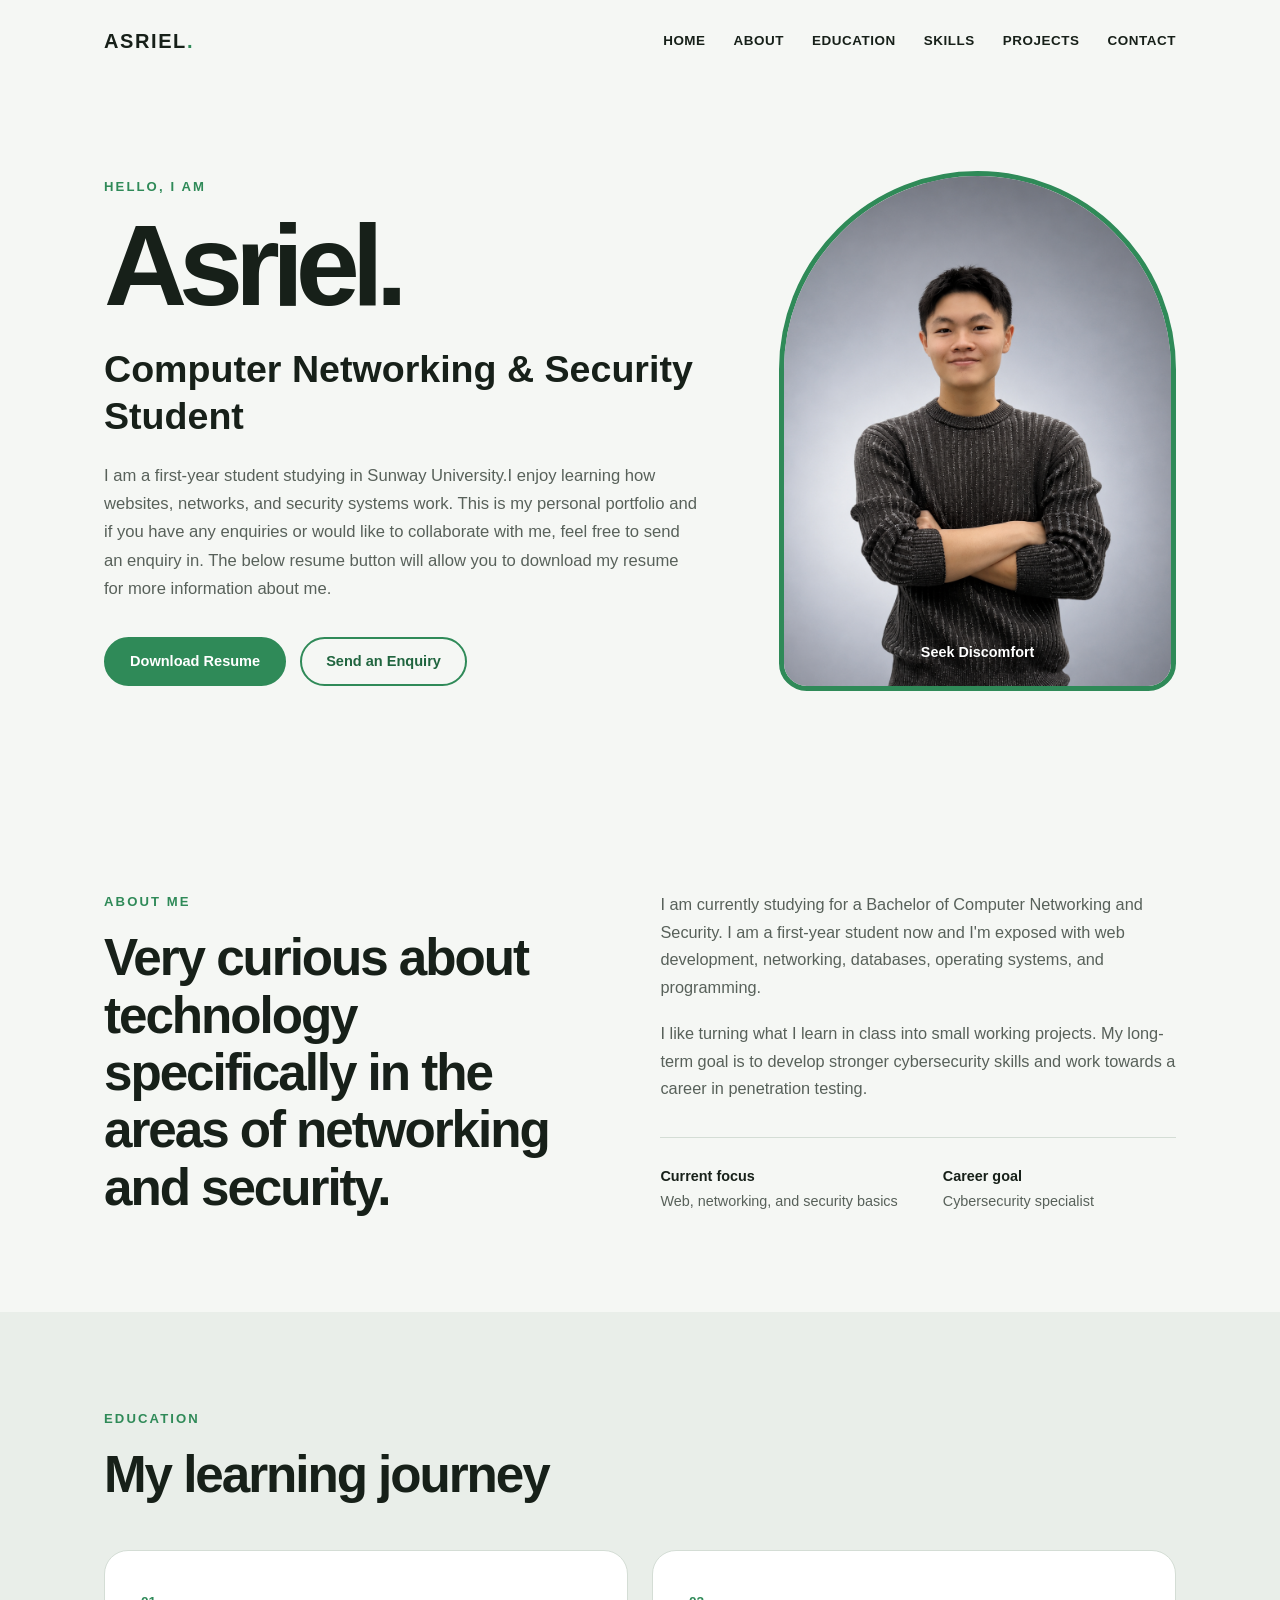
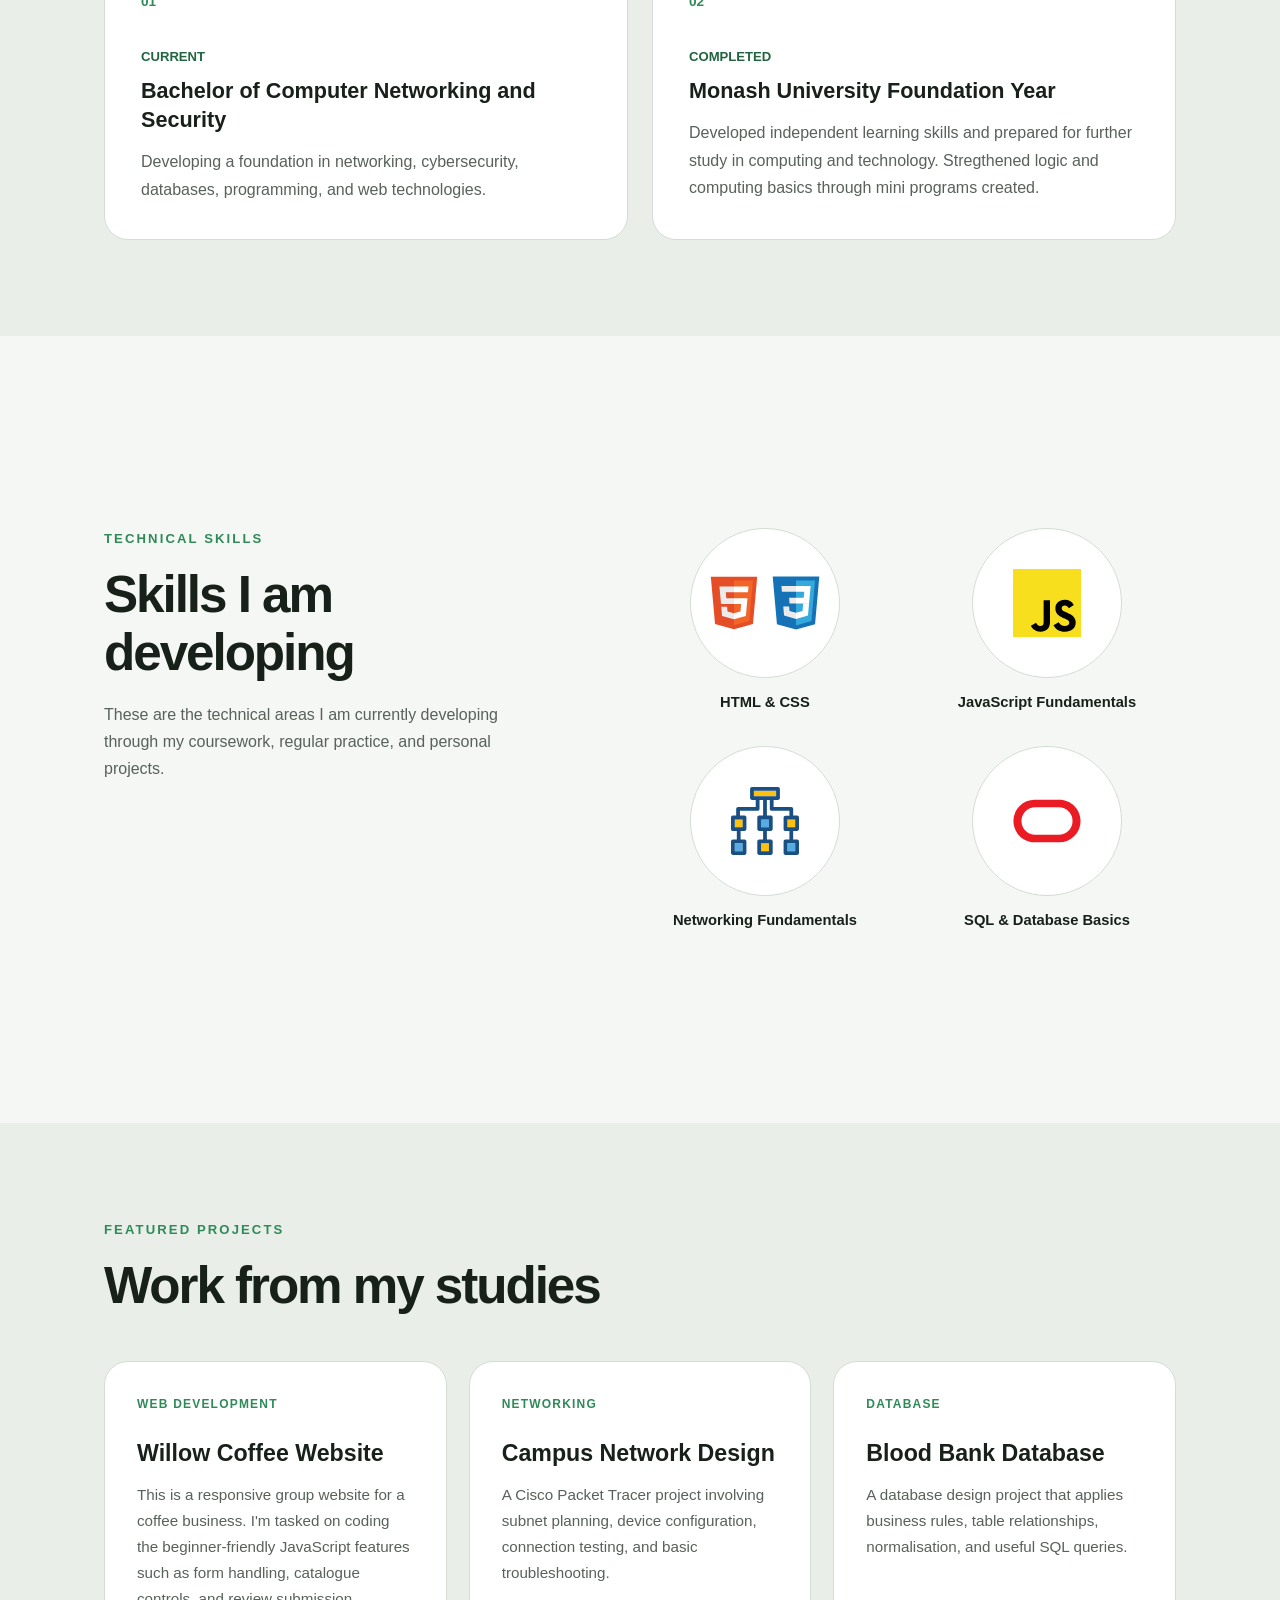
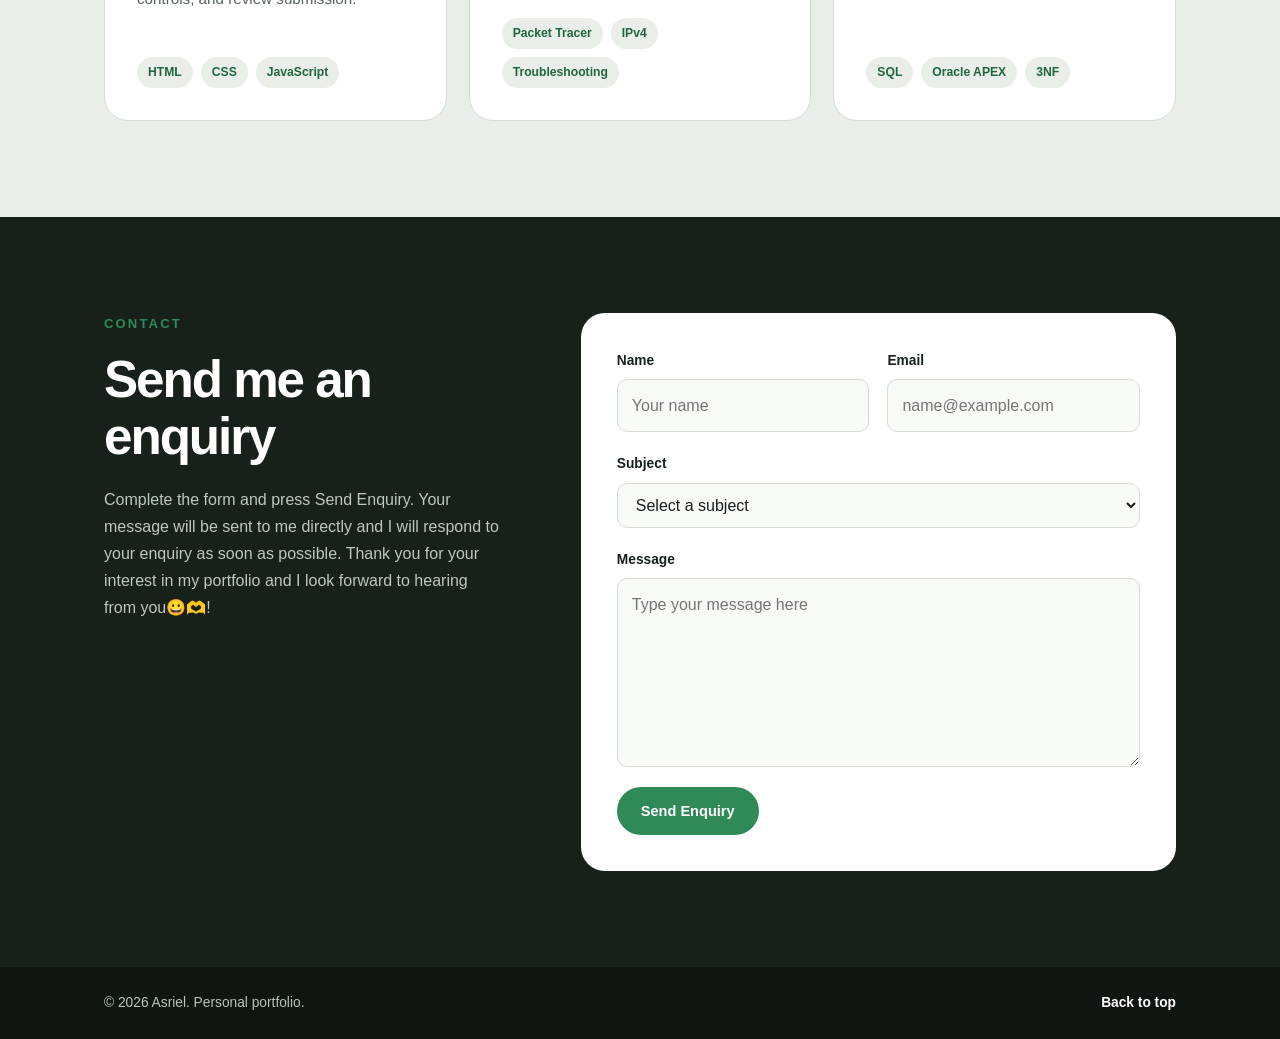
<file: portfolio_asriel.html>
<!DOCTYPE html>
<html lang="en">

<head>
    <meta charset="UTF-8">
    <meta name="viewport" content="width=device-width, initial-scale=1.0">
    <meta name="description" content="Personal portfolio of Asriel, a Computer Networking and Security student.">
    <title>Asriel | Personal Portfolio</title>

    <!-- The main stylesheet controls the screen design. -->
    <link rel="stylesheet" href="css/portfolio_asriel.css">

    <!-- This separate stylesheet prepares the portfolio for printing. -->
    <link rel="stylesheet" href="css/portfolio_asriel_print.css" media="print">

    <!-- Run javascript before html loaded -->
    <script src="js/portfolio_asriel.js"></script>
</head>

<body>
    <!-- Keyboard users can use this link to skip the navigation menu. -->
    <a class="skip-link" href="#main-content">Skip to main content</a>

    <header class="site-header">
        <div class="page-width header-content">
            <a class="logo" href="#home" aria-label="Go to the top of Asriel's portfolio">ASRIEL<span>.</span></a>

            <nav class="main-navigation" aria-label="Portfolio navigation">
                <a href="#home">Home</a>
                <a href="#about">About</a>
                <a href="#education">Education</a>
                <a href="#skills">Skills</a>
                <a href="#projects">Projects</a>
                <a href="#contact">Contact</a>
            </nav>
        </div>
    </header>

    <main id="main-content">
        <section class="hero-section" id="home">
            <div class="page-width hero-layout">
                <div class="hero-text">
                    <p class="section-label">HELLO, I AM</p>
                    <h1>Asriel.</h1>
                    <h2>Computer Networking &amp; Security Student</h2>
                    <p class="hero-description">
                        I am a first-year student studying in Sunway University.I enjoy learning how websites, networks,
                        and security systems work. This is my personal portfolio and if you have any enquiries or would
                        like to collaborate with me, feel free to send an enquiry in.
                        The below resume button will allow you to download my resume for more information about me.
                    </p>

                    <div class="hero-buttons">
                        <a class="primary-button" href="files/Asriel_Resume.pdf" download>
                            Download Resume
                        </a>
                        <a class="secondary-button" href="#contact">Send an Enquiry</a>
                    </div>
                </div>


                <div class="profile-card">

                    <!-- The photograph fills the entire bell-shaped frame. -->
                    <img class="profile-photo" src="images/asriel-photo.png" alt="Photo of Asriel Looi">

                    <!-- The motto appears directly over the photograph. -->
                    <p class="profile-motto">
                          Seek Discomfort
                    </p>

                </div>
            </div>
        </section>

        <!-- ABOUT SECTION -->
        <section class="content-section" id="about">
            <div class="page-width about-layout">
                <div>
                    <p class="section-label">ABOUT ME</p>
                    <h2 class="section-title">Very curious about technology specifically in the areas of networking and
                        security.</h2>
                </div>

                <div class="about-text">
                    <p>
                        I am currently studying for a Bachelor of Computer Networking and
                        Security. I am a first-year student now and I'm exposed with web development, networking,
                        databases, operating systems, and programming.
                    </p>
                    <p>
                        I like turning what I learn in class into small working projects.
                        My long-term goal is to develop stronger cybersecurity skills and
                        work towards a career in penetration testing.
                    </p>

                    <div class="quick-details">
                        <div>
                            <strong>Current focus</strong>
                            <span>Web, networking, and security basics</span>
                        </div>
                        <div>
                            <strong>Career goal</strong>
                            <span>Cybersecurity specialist</span>
                        </div>
                    </div>
                </div>
            </div>
        </section>

        <!-- EDUCATION SECTION -->
        <section class="content-section soft-background" id="education">
            <div class="page-width">
                <p class="section-label">EDUCATION</p>
                <h2 class="section-title">My learning journey</h2>

                <div class="education-grid">
                    <article class="education-card">
                        <span class="card-number">01</span>
                        <p class="education-date">Current</p>
                        <h3>Bachelor of Computer Networking and Security</h3>
                        <p>
                            Developing a foundation in networking, cybersecurity,
                            databases, programming, and web technologies.
                        </p>
                    </article>

                    <article class="education-card">
                        <span class="card-number">02</span>
                        <p class="education-date">Completed</p>
                        <h3>Monash University Foundation Year</h3>
                        <p>
                            Developed independent learning skills and prepared for further
                            study in computing and technology. Stregthened logic and computing basics through mini
                            programs created.
                        </p>
                    </article>
                </div>
            </div>
        </section>

        <!-- SKILLS SECTION -->
        <section class="content-section" id="skills">
            <!-- SKILLS SECTION -->
            <section class="content-section" id="skills">
                <div class="page-width skills-layout">

                    <!-- Left side of the skills section -->
                    <div>
                        <p class="section-label">TECHNICAL SKILLS</p>
                        <h2 class="section-title">Skills I am developing</h2>

                        <p class="section-description">
                            These are the technical areas I am currently developing through
                            my coursework, regular practice, and personal projects.
                        </p>
                    </div>

                    <!-- The four skills are arranged as two items in each row. -->
                    <div class="skill-grid">

                        <div class="skill-card">
                            <!-- HTML and CSS share one logo area because they form one skill. -->
                            <div class="skill-logo-box skill-logo-pair">
                                <img class="skill-logo" src="images/skills/html5.svg" alt="HTML5 logo">

                                <img class="skill-logo" src="images/skills/css3.svg" alt="CSS3 logo">
                            </div>

                            <p>HTML &amp; CSS</p>
                        </div>

                        <div class="skill-card">
                            <div class="skill-logo-box">
                                <img class="skill-logo" src="images/skills/javascript.svg" alt="JavaScript logo">
                            </div>

                            <p>JavaScript Fundamentals</p>
                        </div>

                        <div class="skill-card">
                            <div class="skill-logo-box">
                                <img class="skill-logo" src="images/skills/networking.svg" alt="Networking logo">
                            </div>

                            <p>Networking Fundamentals</p>
                        </div>

                        <div class="skill-card">
                            <div class="skill-logo-box">
                                <img class="skill-logo" src="images/skills/database.svg" alt="Database logo">
                            </div>

                            <p>SQL &amp; Database Basics</p>
                        </div>

                    </div>
                </div>
            </section>
            </div>
        </section>

        <!-- PROJECT SECTION -->
        <section class="content-section soft-background" id="projects">
            <div class="page-width">
                <p class="section-label">FEATURED PROJECTS</p>
                <h2 class="section-title">Work from my studies</h2>

                <div class="project-grid">
                    <article class="project-card">
                        <span class="project-type">WEB DEVELOPMENT</span>
                        <h3>Willow Coffee Website</h3>
                        <p>
                            This is a responsive group website for a coffee business. I'm tasked on coding the
                            beginner-friendly JavaScript features such as
                            form handling, catalogue controls, and review submission.
                        </p>
                        <ul class="project-tools">
                            <li>HTML</li>
                            <li>CSS</li>
                            <li>JavaScript</li>
                        </ul>
                    </article>

                    <article class="project-card">
                        <span class="project-type">NETWORKING</span>
                        <h3>Campus Network Design</h3>
                        <p>
                            A Cisco Packet Tracer project involving subnet planning,
                            device configuration, connection testing, and basic
                            troubleshooting.
                        </p>
                        <ul class="project-tools">
                            <li>Packet Tracer</li>
                            <li>IPv4</li>
                            <li>Troubleshooting</li>
                        </ul>
                    </article>

                    <article class="project-card">
                        <span class="project-type">DATABASE</span>
                        <h3>Blood Bank Database</h3>
                        <p>
                            A database design project that applies business rules,
                            table relationships, normalisation, and useful SQL queries.
                        </p>
                        <ul class="project-tools">
                            <li>SQL</li>
                            <li>Oracle APEX</li>
                            <li>3NF</li>
                        </ul>
                    </article>
                </div>
            </div>
        </section>

        <!-- CONTACT SECTION -->
        <section class="content-section contact-section" id="contact">
            <div class="page-width contact-layout">
                <div>
                    <p class="section-label">CONTACT</p>
                    <h2 class="section-title">Send me an enquiry</h2>
                    <p class="section-description">
                        Complete the form and press Send Enquiry. Your message will be sent to me directly and I will
                        respond to your enquiry as soon as possible.
                        Thank you for your interest in my portfolio and I look forward to hearing from you😀🫶!
                    </p>
                </div>

                <form class="enquiry-form" id="enquiryForm" action="https://formspree.io/f/xbgrjodr" method="post"
                    onsubmit="return validateEnquiry();">
                    <div class="form-row">
                        <div class="form-group">
                            <label for="visitorName">Name</label>
                            <input type="text" id="visitorName" name="name" placeholder="Your name" required>
                        </div>

                        <div class="form-group">
                            <label for="visitorEmail">Email</label>
                            <input type="email" id="visitorEmail" name="email" placeholder="name@example.com" required>
                        </div>
                    </div>

                    <div class="form-group">
                        <label for="enquirySubject">Subject</label>
                        <select id="enquirySubject" name="Subject" required>
                            <option value="">Select a subject</option>
                            <option value="Project enquiry">Project enquiry</option>
                            <option value="Collaboration">Collaboration</option>
                            <option value="General question">General question</option>
                        </select>
                    </div>

                    <div class="form-group">
                        <label for="enquiryMessage">Message</label>
                        <textarea id="enquiryMessage" name="message" rows="6" placeholder="Type your message here"
                            required></textarea>
                    </div>

                    <button class="primary-button form-button" type="submit">Send Enquiry</button>
                </form>
            </div>
        </section>
    </main>

    <footer class="site-footer">
        <div class="page-width footer-content">
            <p>&copy; 2026 Asriel. Personal portfolio.</p>
            <a href="#home">Back to top</a>
        </div>
    </footer>
</body>

</html>
</file>
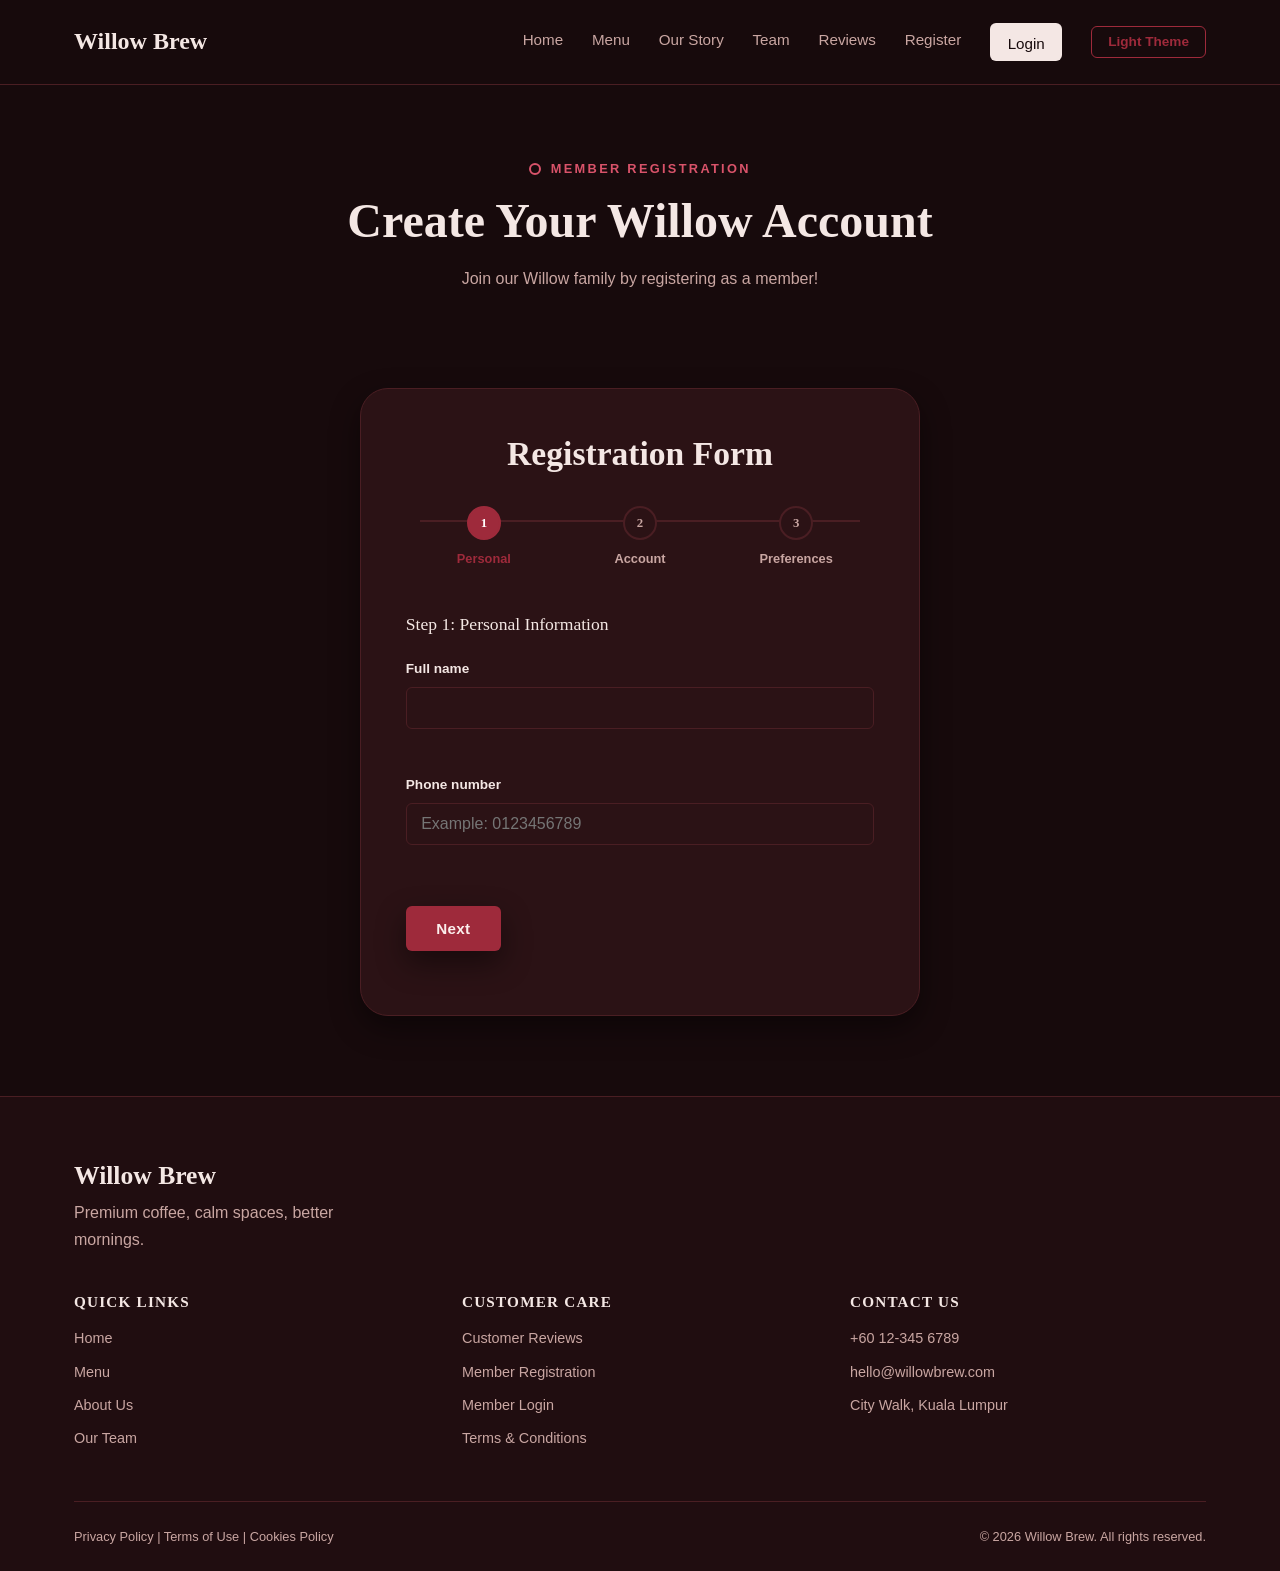
<file: register.html>
<!DOCTYPE html>
<html lang="en">
<head>
    <meta charset="UTF-8">
    <meta name="viewport" content="width=device-width, initial-scale=1.0">
    <title>Register | Willow Brew</title>
    <link rel="stylesheet" href="css/style.css">
    <link rel="stylesheet" href="css/responsive.css">
    
    <script src="js/main.js" defer></script>
    <script src="js/theme.js" defer></script>
    <script src="js/auth.js" defer></script>
</head>
<body>
    <a class="skip-link" href="#mainContent">Skip to main content</a>

    <header class="site-header" id="siteHeader">
        <div class="nav-wrap">
            <a href="index.html" class="brand" aria-label="Willow Brew homepage">Willow Brew</a>

            <!-- This button appears on smaller screens and opens or closes the navigation menu using JavaScript in main.js. -->
            <button class="nav-toggle" id="navToggle" type="button" aria-label="Open navigation menu" aria-expanded="false">
                ☰
            </button>

            <nav class="main-nav" id="mainNav" aria-label="Main navigation">
                <a href="index.html">Home</a>
                <a href="catalogue.html">Menu</a>
                <a href="about.html">Our Story</a>
                <a href="team.html">Team</a>
                <a href="reviews.html">Reviews</a>
                <a href="register.html">Register</a>
                <a href="login.html" class="order-link" id="loginLink">Login</a>

                <!-- This button changes the website between the original classic theme and the darker brew theme, with the choice saved in localStorage. -->
                <button class="theme-toggle" id="themeToggle" type="button" aria-label="Switch website theme">
                    Brew Theme
                </button>
            </nav>
        </div>
    </header>


    <main id="mainContent" class="page-main">
        <section class="simple-hero compact-hero">
            <p class="eyebrow dark">Member Registration</p>
            <h1>Create Your Willow Account</h1>
            <p>Join our Willow family by registering as a member!</p>
        </section>

        <!-- This multi-step form is controlled by js/auth.js and only shows one form step at a time. -->
        <section class="auth-section section-padding" aria-labelledby="register-title">
            <div class="auth-card">
                <h2 id="register-title">Registration Form</h2>

                <!-- This progress bar visually shows the user's current registration step. -->
                <div class="progress-wrapper" aria-label="Registration progress">
                    <div class="progress-step active" data-step-label="1">Personal</div>
                    <div class="progress-step" data-step-label="2">Account</div>
                    <div class="progress-step" data-step-label="3">Preferences</div>
                </div>

                <form id="registerForm" novalidate>
                    <!-- Step 1 collects the user's personal details and is validated before moving to Step 2. -->
                    <fieldset class="form-step active">
                        <legend>Step 1: Personal Information</legend>

                        <div class="form-group">
                            <label for="fullName">Full name</label>
                            <input type="text" id="fullName" autocomplete="name">
                            <small class="error-message"></small>
                        </div>

                        <div class="form-group">
                            <label for="phoneNumber">Phone number</label>
                            <input type="tel" id="phoneNumber" placeholder="Example: 0123456789">
                            <small class="error-message"></small>
                        </div>
                    </fieldset>

                    <!-- Step 2 collects login details and checks email format plus password length before moving to Step 3. -->
                    <fieldset class="form-step">
                        <legend>Step 2: Account Details</legend>

                        <div class="form-group">
                            <label for="registerEmail">Email address</label>
                            <input type="email" id="registerEmail" autocomplete="email">
                            <small class="error-message"></small>
                        </div>

                        <div class="form-group">
                            <label for="registerPassword">Password</label>
                            <input type="password" id="registerPassword" autocomplete="new-password">
                            <small class="error-message"></small>
                        </div>
                    </fieldset>

                    <!-- Step 3 collects coffee preferences and completes the simulated registration when submitted. -->
                    <fieldset class="form-step">
                        <legend>Step 3: Coffee Preferences</legend>

                        <div class="form-group">
                            <label for="favouriteDrink">Favourite drink</label>
                            <select id="favouriteDrink">
                                <option value="">Choose one drink</option>
                                <option value="Latte">Latte</option>
                                <option value="Cappuccino">Cappuccino</option>
                                <option value="Cold Brew">Cold Brew</option>
                                <option value="Matcha Latte">Matcha Latte</option>
                            </select>
                            <small class="error-message"></small>
                        </div>

                        <div class="form-group checkbox-group">
                            <input type="checkbox" id="newsletter">
                            <label for="newsletter">I want to receive Willow Brew updates!</label>
                        </div>
                    </fieldset>

                    <div class="form-buttons">
                        <button type="button" class="outline-dark-button" id="prevStep">Back</button>
                        <button type="button" class="dark-button" id="nextStep">Next</button>
                        <button type="submit" class="dark-button hidden" id="submitRegister">Create Account</button>
                    </div>
                </form>

                <p class="form-success" id="registerSuccess"></p>
            </div>
        </section>
    </main>

    <footer class="site-footer">
        <div class="footer-wrap">
            <div class="footer-brand">
                <h2>Willow Brew</h2>
                <p>Premium coffee, calm spaces, better mornings.</p>
            </div>

            <div class="footer-columns">
                <section>
                    <h3>Quick Links</h3>
                    <a href="index.html">Home</a>
                    <a href="catalogue.html">Menu</a>
                    <a href="about.html">About Us</a>
                    <a href="team.html">Our Team</a>
                </section>

                <section>
                    <h3>Customer Care</h3>
                    <a href="reviews.html">Customer Reviews</a>
                    <a href="register.html">Member Registration</a>
                    <a href="login.html">Member Login</a>
                    <a href="#">Terms & Conditions</a>
                </section>

                <section>
                    <h3>Contact Us</h3>
                    <p>+60 12-345 6789</p>
                    <p>hello@willowbrew.com</p>
                    <p>City Walk, Kuala Lumpur</p>
                </section>
            </div>

            <div class="footer-bottom">
                <p>Privacy Policy | Terms of Use | Cookies Policy</p>
                <p>© 2026 Willow Brew. All rights reserved.</p>
            </div>
        </div>
    </footer>

</body>
</html>
</file>
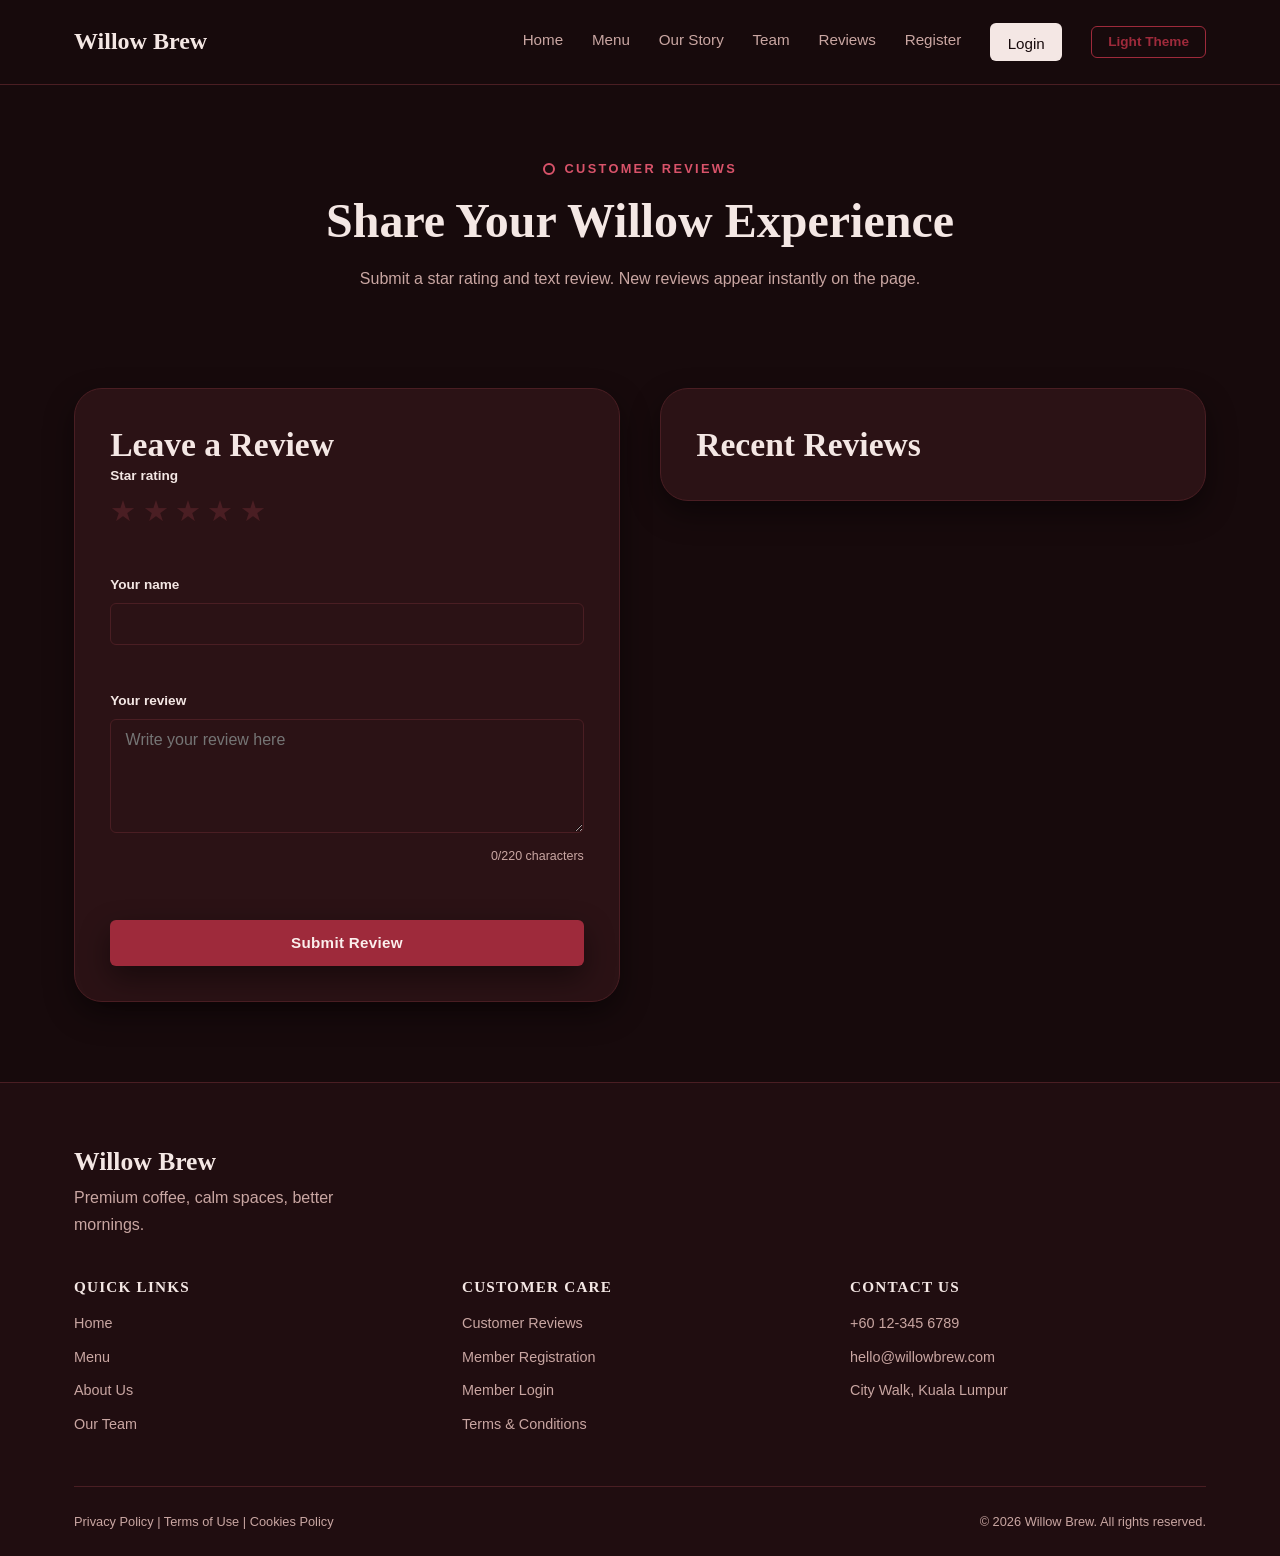
<file: reviews.html>
<!DOCTYPE html>
<html lang="en">
<head>
    <meta charset="UTF-8">
    <meta name="viewport" content="width=device-width, initial-scale=1.0">
    <title>Reviews | Willow Brew </title>
    <link rel="stylesheet" href="css/style.css">
    <link rel="stylesheet" href="css/responsive.css">
    
    <script src="js/main.js" defer></script>
    <script src="js/theme.js" defer></script>
    <script src="js/reviews.js" defer></script>
</head>
<body>
    <a class="skip-link" href="#mainContent">Skip to main content</a>

    <header class="site-header" id="siteHeader">
        <div class="nav-wrap">
            <a href="index.html" class="brand" aria-label="Willow Brew homepage">Willow Brew</a>

            <button class="nav-toggle" id="navToggle" type="button" aria-label="Open navigation menu" aria-expanded="false">
                ☰
            </button>

            <nav class="main-nav" id="mainNav" aria-label="Main navigation">
                <a href="index.html">Home</a>
                <a href="catalogue.html">Menu</a>
                <a href="about.html">Our Story</a>
                <a href="team.html">Team</a>
                <a href="reviews.html">Reviews</a>
                <a href="register.html">Register</a>
                <a href="login.html" class="order-link" id="loginLink">Login</a>

                <!-- This button changes the website between the original classic theme and the darker brew theme, with the choice saved in localStorage. -->
                <button class="theme-toggle" id="themeToggle" type="button" aria-label="Switch website theme">
                    Brew Theme
                </button>
            </nav>
        </div>
    </header>


    <main id="mainContent" class="page-main">
        <section class="simple-hero compact-hero">
            <p class="eyebrow dark">Customer Reviews</p>
            <h1>Share Your Willow Experience</h1>
            <p>Submit a star rating and text review. New reviews appear instantly on the page.</p>
        </section>

        <section class="review-section section-padding" aria-labelledby="review-form-title">
            <div class="review-form-card">
                <h2 id="review-form-title">Leave a Review</h2>

                <form id="reviewForm" novalidate>
                    <div class="form-group">
                        <span class="form-label">Star rating</span>

                        <!-- Each star button is keyboard accessible and stores its selected rating in JavaScript. -->
                        <div class="star-rating" id="starRating" aria-label="Choose star rating">
                            <button type="button" data-rating="1" aria-label="1 star">★</button>
                            <button type="button" data-rating="2" aria-label="2 stars">★</button>
                            <button type="button" data-rating="3" aria-label="3 stars">★</button>
                            <button type="button" data-rating="4" aria-label="4 stars">★</button>
                            <button type="button" data-rating="5" aria-label="5 stars">★</button>
                        </div>

                        <small class="error-message" id="ratingError"></small>
                    </div>

                    <div class="form-group">
                        <label for="reviewName">Your name</label>
                        <input type="text" id="reviewName">
                        <small class="error-message"></small>
                    </div>

                    <div class="form-group">
                        <label for="reviewText">Your review</label>
                        <textarea id="reviewText" rows="5" maxlength="220" placeholder="Write your review here"></textarea>
                        <div class="character-count"><span id="characterCount">0</span>/220 characters</div>
                        <small class="error-message"></small>
                    </div>

                    <button type="submit" class="dark-button full-button">Submit Review</button>
                </form>
            </div>

            <div class="review-list-card">
                <h2>Recent Reviews</h2>
                <div id="reviewList" class="review-list"></div>
            </div>
        </section>
    </main>

    <footer class="site-footer">
        <div class="footer-wrap">
            <div class="footer-brand">
                <h2>Willow Brew</h2>
                <p>Premium coffee, calm spaces, better mornings.</p>
            </div>

            <div class="footer-columns">
                <section>
                    <h3>Quick Links</h3>
                    <a href="index.html">Home</a>
                    <a href="catalogue.html">Menu</a>
                    <a href="about.html">About Us</a>
                    <a href="team.html">Our Team</a>
                </section>

                <section>
                    <h3>Customer Care</h3>
                    <a href="reviews.html">Customer Reviews</a>
                    <a href="register.html">Member Registration</a>
                    <a href="login.html">Member Login</a>
                    <a href="#">Terms & Conditions</a>
                </section>

                <section>
                    <h3>Contact Us</h3>
                    <p>+60 12-345 6789</p>
                    <p>hello@willowbrew.com</p>
                    <p>City Walk, Kuala Lumpur</p>
                </section>
            </div>

            <div class="footer-bottom">
                <p>Privacy Policy | Terms of Use | Cookies Policy</p>
                <p>© 2026 Willow Brew. All rights reserved.</p>
            </div>
        </div>
    </footer>

</body>
</html>
</file>
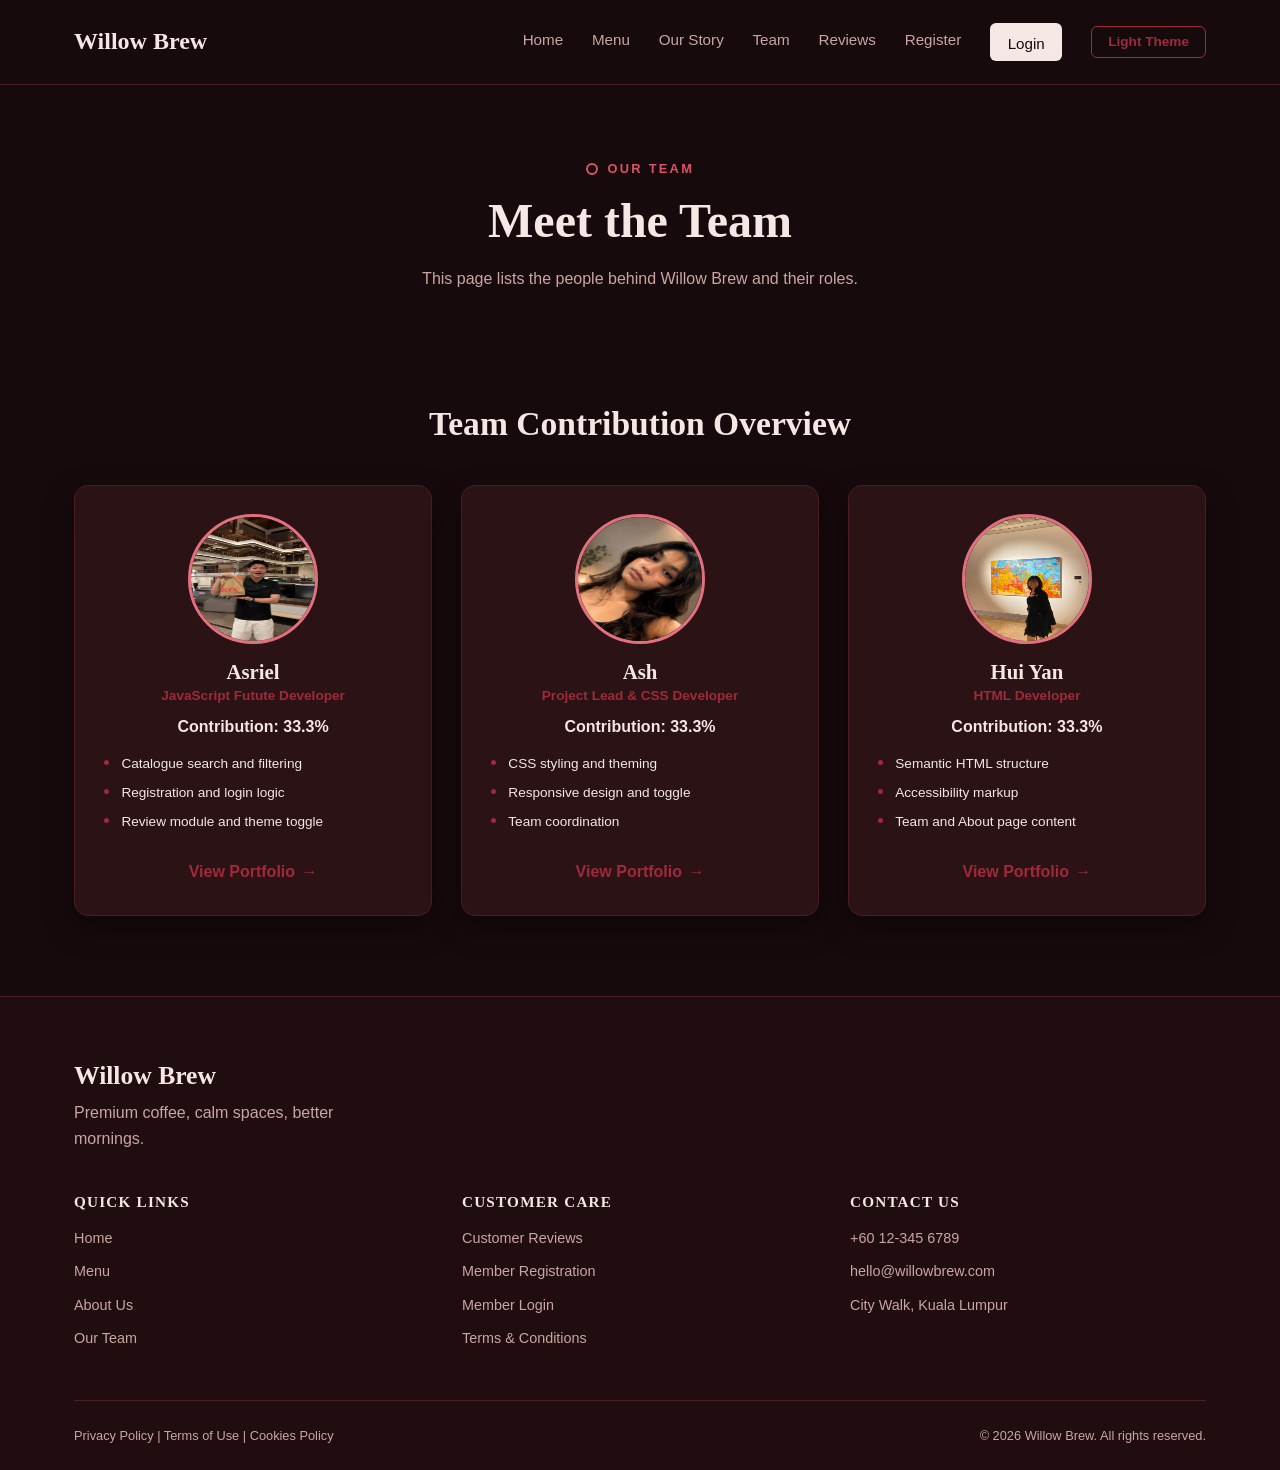
<file: team.html>
<!DOCTYPE html>
<html lang="en">
<head>
    <meta charset="UTF-8">
    <meta name="viewport" content="width=device-width, initial-scale=1.0">
    <title>Team | Willow Brew</title>
    <link rel="stylesheet" href="css/style.css">
    <link rel="stylesheet" href="css/responsive.css">
    
    <script src="js/main.js" defer></script>
    <script src="js/theme.js" defer></script>
    
</head>
<body>
    <a class="skip-link" href="#mainContent">Skip to main content</a>

    <header class="site-header" id="siteHeader">
        <div class="nav-wrap">
            <a href="index.html" class="brand" aria-label="Willow Brew homepage">Willow Brew</a>

            <!-- This button appears on smaller screens and opens or closes the navigation menu using JavaScript in main.js. -->
            <button class="nav-toggle" id="navToggle" type="button" aria-label="Open navigation menu" aria-expanded="false">
                ☰
            </button>

            <nav class="main-nav" id="mainNav" aria-label="Main navigation">
                <a href="index.html">Home</a>
                <a href="catalogue.html">Menu</a>
                <a href="about.html">Our Story</a>
                <a href="team.html">Team</a>
                <a href="reviews.html">Reviews</a>
                <a href="register.html">Register</a>
                <a href="login.html" class="order-link" id="loginLink">Login</a>

                <!-- This button changes the website between the original classic theme and the darker brew theme, with the choice saved in localStorage. -->
                <button class="theme-toggle" id="themeToggle" type="button" aria-label="Switch website theme">
                    Brew Theme
                </button>
            </nav>
        </div>
    </header>


    <main id="mainContent" class="page-main">
        <!-- This team page hero explains the group roles and links users to each team member's individual portfolio page. -->
        <section class="simple-hero">
            <p class="eyebrow dark">Our Team</p>
            <h1>Meet the Team</h1>
            <p>
                This page lists the people behind Willow Brew and their roles.
            </p>
        </section>

        <section class="team-grid-section section-padding" aria-labelledby="team-grid-title">
            <div class="section-top centered">
                <h2 id="team-grid-title">Team Contribution Overview</h2>
            </div>

            <div class="team-grid">
                <article class="team-card" id="member-1">
                    <img src="images/image1.jpg" alt="Asriel">
                    <h3>Asriel</h3>                    
                    <p class="role-text">JavaScript Futute Developer</p>
                    <p class="contribution-text">Contribution: 33.3%</p>                    
                    <ul>
                        <li>Catalogue search and filtering</li>
                        <li>Registration and login logic</li>
                        <li>Review module and theme toggle</li>
                    </ul>
                    <a href="portfolio_asriel.html" class="text-button small-button" target="_blank">View Portfolio</a>
                </article>

                <article class="team-card" id="member-2">
                    <img src="images/image2.png" alt="Ash">
                    <h3>Ash</h3>
                    <p class="role-text">Project Lead & CSS Developer</p>
                    <p class="contribution-text">Contribution: 33.3%</p>
                    <ul>
                        <li>CSS styling and theming</li>
                        <li>Responsive design and toggle</li>
                        <li>Team coordination</li>
                    </ul>
                    <a href="portfolio_ash.html" class="text-button small-button">View Portfolio</a>
                </article>

                <article class="team-card" id="member-3">
                    <img src="images/image3.jpg" alt="Hui Yan">
                    <h3>Hui Yan</h3>
                    <p class="role-text">HTML Developer</p>
                    <p class="contribution-text">Contribution: 33.3%</p>
                    <ul>
                        <li>Semantic HTML structure</li>
                        <li>Accessibility markup</li>
                        <li>Team and About page content</li>
                    </ul>
                    <a href="portfolio_huiyan.html" class="text-button small-button">View Portfolio</a>
                </article>
            </div>
        </section>
    </main>

    <footer class="site-footer">
        <div class="footer-wrap">
            <div class="footer-brand">
                <h2>Willow Brew</h2>
                <p>Premium coffee, calm spaces, better mornings.</p>
            </div>

            <div class="footer-columns">
                <section>
                    <h3>Quick Links</h3>
                    <a href="index.html">Home</a>
                    <a href="catalogue.html">Menu</a>
                    <a href="about.html">About Us</a>
                    <a href="team.html">Our Team</a>
                </section>

                <section>
                    <h3>Customer Care</h3>
                    <a href="reviews.html">Customer Reviews</a>
                    <a href="register.html">Member Registration</a>
                    <a href="login.html">Member Login</a>
                    <a href="#">Terms & Conditions</a>
                </section>

                <section>
                    <h3>Contact Us</h3>
                    <p>+60 12-345 6789</p>
                    <p>hello@willowbrew.com</p>
                    <p>City Walk, Kuala Lumpur</p>
                </section>
            </div>

            <div class="footer-bottom">
                <p>Privacy Policy | Terms of Use | Cookies Policy</p>
                <p>© 2026 Willow Brew. All rights reserved.</p>
            </div>
        </div>
    </footer>

</body>
</html>
</file>
<file: css/style.css>
/* =============================================================
   WILLOW BREW — CORE STYLESHEET
   ============================================================= */

/* --------------------------
   1. CSS CUSTOM PROPERTIES 
   -------------------------- */
:root {
    --bg: #170A0C;
    --bg-alt: #200D10;
    --surface: #2B1215;
    --surface-raised: #33161A;
    --text-main: #F4E7E4;
    --text-muted: #C9A6A2;
    --text-on-dark: #F4E7E4;
    --accent: #9E2A3B;
    --accent-dark: #D9536A;
    --accent-light: #E2707E;
    --border-soft: #4A1E23;
    --overlay-dark: rgba(10, 4, 5, 0.65);

    --font-display: 'Playfair Display', Georgia, 'Times New Roman', serif;
    --font-body: 'Poppins', 'Segoe UI', Tahoma, sans-serif;

    --radius-sm: 6px;
    --radius-md: 14px;
    --radius-lg: 28px;
    --radius-round: 50%;

    --shadow-soft: 0 12px 30px rgba(0, 0, 0, 0.45);
    --shadow-strong: 0 24px 55px rgba(0, 0, 0, 0.6);

    --transition-fast: 0.2s ease;
    --transition-med: 0.4s ease;

    --container-width: 1180px;
    --header-height: 84px;

    --ink: #120608;
}

body.light-theme {
    --bg: #FBEEEC;
    --bg-alt: #F5DEDB;
    --surface: #FFFFFF;
    --surface-raised: #FFF9F8;
    --text-main: #3B1116;
    --text-muted: #7A4B4F;
    --text-on-dark: #F4E7E4;
    --accent: #9E2A3B;
    --accent-dark: #7A1F2C;
    --accent-light: #C24457;
    --border-soft: #E7CFCB;
    --overlay-dark: rgba(45, 15, 18, 0.55);

    --shadow-soft: 0 12px 30px rgba(59, 17, 22, 0.12);
    --shadow-strong: 0 20px 45px rgba(45, 12, 15, 0.35);
}

/* -----------------
   2. RESET & BASE
   ----------------- */
* {
    margin: 0;
    padding: 0;
    box-sizing: border-box;
}

body {
    font-family: var(--font-body);
    background-color: var(--bg);
    color: var(--text-main);
    line-height: 1.65;
    font-weight: 400;
    transition: background-color var(--transition-med), color var(--transition-med);
    -webkit-font-smoothing: antialiased;
}

h1, h2, h3, h4 {
    font-family: var(--font-display);
    font-weight: 700;
    line-height: 1.2;
    color: var(--text-main);
}

h1 { font-size: 3rem; }
h2 { font-size: 2.1rem; }
h3 { font-size: 1.3rem; }

p { color: var(--text-muted); }

a {
    color: inherit;
    text-decoration: none;
}

img {
    max-width: 100%;
    height: auto;
    display: block;
}

ul { list-style: none; }

button {
    font-family: var(--font-body);
    cursor: pointer;
    border: none;
    background: none;
    color: inherit;
}

input, select, textarea {
    font-family: var(--font-body);
    font-size: 1rem;
    color: var(--text-main);
    background-color: var(--surface);
    border: 1px solid var(--border-soft);
    border-radius: var(--radius-sm);
    padding: 0.7rem 0.9rem;
    width: 100%;
    transition: border-color var(--transition-fast), box-shadow var(--transition-fast);
}

input:focus, select:focus, textarea:focus,
a:focus-visible, button:focus-visible {
    outline: 3px solid var(--accent-light);
    outline-offset: 2px;
    border-color: var(--accent);
}

/* Accessible skip link: hidden until keyboard focus */
.skip-link {
    position: absolute;
    top: -60px;
    left: 1rem;
    background: var(--accent-dark);
    color: #fff;
    padding: 0.7rem 1.2rem;
    border-radius: var(--radius-sm);
    z-index: 999;
    transition: top var(--transition-fast);
}

.skip-link:focus {
    top: 1rem;
}

/* ---------------------
   3. LAYOUT UTILITIES
   --------------------- */
.section-padding {
    padding: 5rem 1.5rem;
    max-width: var(--container-width);
    margin: 0 auto;
}

.eyebrow {
    display: inline-flex;
    align-items: center;
    gap: 0.6rem;
    font-family: var(--font-body);
    font-size: 0.8rem;
    letter-spacing: 0.18em;
    text-transform: uppercase;
    font-weight: 600;
    color: var(--accent-light);
    margin-bottom: 0.8rem;
}

/* Signature motif: small coffee-ring dot before every eyebrow label */
.eyebrow::before {
    content: "";
    width: 8px;
    height: 8px;
    border-radius: var(--radius-round);
    border: 2px solid currentColor;
    display: inline-block;
}

.eyebrow.dark {
    color: var(--accent-dark);
}

.section-top {
    margin-bottom: 2.5rem;
    position: relative;
}

.section-top.centered {
    text-align: center;
    display: flex;
    flex-direction: column;
    align-items: center;
}

.section-description {
    max-width: 560px;
    margin-top: 0.8rem;
}

.small-link {
    position: absolute;
    right: 0;
    top: 0.4rem;
    font-size: 0.85rem;
    font-weight: 600;
    color: var(--accent);
    border-bottom: 1px solid var(--accent);
    padding-bottom: 2px;
    transition: color var(--transition-fast);
}

.small-link:hover {
    color: var(--accent-dark);
}

/* ------------
   4. BUTTONS
   ------------ */
.hero-button,
.dark-button {
    display: inline-flex;
    align-items: center;
    justify-content: center;
    background-color: var(--accent);
    color: #FBEEEC;
    padding: 0.9rem 1.9rem;
    border-radius: var(--radius-sm);
    font-weight: 600;
    font-size: 0.95rem;
    letter-spacing: 0.02em;
    transition: background-color var(--transition-fast), transform var(--transition-fast), box-shadow var(--transition-fast);
    box-shadow: var(--shadow-soft);
}

.hero-button:hover,
.dark-button:hover {
    background-color: var(--accent-dark);
    transform: translateY(-2px);
}

.outline-button,
.outline-dark-button {
    display: inline-flex;
    align-items: center;
    justify-content: center;
    padding: 0.85rem 1.8rem;
    border: 1.5px solid var(--text-on-dark);
    border-radius: var(--radius-sm);
    font-weight: 600;
    font-size: 0.95rem;
    color: var(--text-on-dark);
    transition: background-color var(--transition-fast), color var(--transition-fast);
}

.outline-button:hover {
    background-color: rgba(255, 255, 255, 0.12);
}

.outline-dark-button {
    border-color: var(--accent);
    color: var(--accent);
}

.outline-dark-button:hover {
    background-color: var(--accent);
    color: #FBEEEC;
}

.text-button,
.small-button {
    display: inline-flex;
    align-items: center;
    gap: 0.4rem;
    font-weight: 600;
    color: var(--accent);
    border-bottom: 1px solid transparent;
    transition: border-color var(--transition-fast), gap var(--transition-fast);
}

.text-button::after {
    content: "\2192";
    transition: transform var(--transition-fast);
}

.text-button:hover::after {
    transform: translateX(4px);
}

.text-button:hover {
    border-color: var(--accent);
}

.full-button {
    width: 100%;
    margin-top: 0.5rem;
}

.hidden {
    display: none !important;
}

/* ------------------------
   5. HEADER & NAVIGATION
   ------------------------ */
.site-header {
    position: sticky;
    top: 0;
    z-index: 500;
    background-color: var(--bg);
    border-bottom: 1px solid var(--border-soft);
    transition: background-color var(--transition-med);
}

.nav-wrap {
    max-width: var(--container-width);
    margin: 0 auto;
    height: var(--header-height);
    display: flex;
    align-items: center;
    justify-content: space-between;
    padding: 0 1.5rem;
}

.brand {
    font-family: var(--font-display);
    font-size: 1.5rem;
    font-weight: 700;
    color: var(--text-main);
}

.nav-toggle {
    display: none;
    font-size: 1.6rem;
    color: var(--text-main);
    border-radius: var(--radius-sm);
    padding: 0.3rem 0.6rem;
}

.main-nav {
    display: flex;
    align-items: center;
    gap: 1.8rem;
}

.main-nav a {
    font-size: 0.95rem;
    font-weight: 500;
    color: var(--text-muted);
    position: relative;
    padding-bottom: 4px;
    transition: color var(--transition-fast);
}

.main-nav a::after {
    content: "";
    position: absolute;
    left: 0;
    bottom: 0;
    width: 0;
    height: 2px;
    background-color: var(--accent);
    transition: width var(--transition-fast);
}

.main-nav a:hover,
.main-nav a:focus-visible {
    color: var(--text-main);
}

.main-nav a:hover::after,
.main-nav a:focus-visible::after {
    width: 100%;
}

.order-link {
    background-color: var(--text-main);
    color: var(--bg) !important;
    padding: 0.5rem 1.1rem;
    border-radius: var(--radius-sm);
}

.order-link::after {
    display: none;
}

.theme-toggle {
    border: 1.5px solid var(--accent);
    color: var(--accent);
    padding: 0.45rem 1rem;
    border-radius: var(--radius-sm);
    font-size: 0.85rem;
    font-weight: 600;
    transition: background-color var(--transition-fast), color var(--transition-fast);
}

.theme-toggle:hover {
    background-color: var(--accent);
    color: #fff;
}

/* -----------------------------
   6. HERO SECTION (home page)
   ----------------------------- */
.hero-section {
    position: relative;
    min-height: 640px;
    display: flex;
    align-items: center;
    color: var(--text-on-dark);
    overflow: hidden;
}

.hero-bg {
    position: absolute;
    top: 0;
    right: 0;
    bottom: 0;
    left: 0;
    background-image: url("https://images.unsplash.com/photo-1442512595331-e89e73853f31?auto=format&fit=crop&w=1600&q=80");
    background-size: cover;
    background-position: center;
}

body.light-theme .hero-bg {
    background-image: url("https://images.unsplash.com/photo-1495474472287-4d71bcdd2085?auto=format&fit=crop&w=1600&q=80");
}

.hero-overlay {
    position: absolute;
    top: 0;
    right: 0;
    bottom: 0;
    left: 0;
    background: linear-gradient(180deg, var(--overlay-dark), rgba(10, 4, 5, 0.85));
}

.hero-content {
    position: relative;
    z-index: 2;
    max-width: var(--container-width);
    margin: 0 auto;
    padding: 0 1.5rem;
    width: 100%;
}

.hero-content .eyebrow {
    color: var(--accent-light);
}

.hero-content h1 {
    color: #FBEEEC;
    max-width: 640px;
    margin-bottom: 1.2rem;
}

.hero-text {
    color: #EAD2CF;
    max-width: 480px;
    margin-bottom: 2rem;
}

.hero-actions {
    display: flex;
    gap: 1rem;
    margin-bottom: 2.5rem;
    flex-wrap: wrap;
}

.hero-badges {
    display: flex;
    gap: 1.8rem;
    flex-wrap: wrap;
}

.hero-badges span {
    font-size: 0.8rem;
    letter-spacing: 0.06em;
    text-transform: uppercase;
    color: #EAD2CF;
    padding-left: 1.1rem;
    position: relative;
}

.hero-badges span::before {
    content: "";
    position: absolute;
    left: 0;
    top: 50%;
    transform: translateY(-50%);
    width: 6px;
    height: 6px;
    border-radius: var(--radius-round);
    background-color: var(--accent-light);
}

/* ------------------------------
   7. STORY PREVIEW (home page)
   ------------------------------ */
.story-preview {
    display: grid;
    grid-template-columns: 1fr 1fr;
    gap: 2.5rem;
    align-items: stretch;
}

/* Dark theme is the default theme */
.story-image {
    border-radius: var(--radius-lg);
    background-image: url("https://images.unsplash.com/photo-1442512595331-e89e73853f31?auto=format&fit=crop&w=1600&q=80");
    background-size: cover;
    background-position: center;
    min-height: 380px;
}

body.light-theme .story-image {
    background-image: url("https://images.unsplash.com/photo-1495474472287-4d71bcdd2085?auto=format&fit=crop&w=1600&q=80");
}

.story-card {
    background-color: var(--ink);
    color: var(--text-on-dark);
    border-radius: var(--radius-lg);
    padding: 2.8rem;
    display: flex;
    flex-direction: column;
    justify-content: center;
}

.story-card h2 {
    color: #FBEEEC;
}

.story-card p {
    color: #DEB9BB;
    margin-bottom: 1.2rem;
}

.story-list {
    display: grid;
    grid-template-columns: 1fr 1fr;
    gap: 0.7rem;
    margin-bottom: 1.6rem;
}

.story-list li {
    font-size: 0.9rem;
    color: #EAD2CF;
    padding-left: 1.2rem;
    position: relative;
}

.story-list li::before {
    content: "";
    position: absolute;
    left: 0;
    top: 8px;
    width: 6px;
    height: 6px;
    border-radius: var(--radius-round);
    background-color: var(--accent-light);
}

.story-card .text-button {
    color: var(--accent-light);
}

.story-card .text-button:hover {
    border-color: var(--accent-light);
}

/* ----------------------------------------------------
   8. PRODUCT GRID / CARDS (home preview + catalogue)
   ---------------------------------------------------- */
.catalogue-card.hidden{
    display: none;
}

.product-grid {
    display: grid;
    grid-template-columns: repeat(3, 1fr);
    gap: 1.8rem;
}

.product-card {
    background-color: var(--surface);
    border: 1px solid var(--border-soft);
    border-radius: var(--radius-md);
    overflow: hidden;
    box-shadow: var(--shadow-soft);
    transition: transform var(--transition-fast), box-shadow var(--transition-fast);
}

.product-card:hover {
    transform: translateY(-6px);
    box-shadow: var(--shadow-strong);
}

.product-card img {
    width: 100%;
    aspect-ratio: 4 / 3;
    object-fit: cover;
    display: block;
}

.product-card h3 {
    padding: 1.1rem 1.2rem 0.3rem;
    font-size: 1.1rem;
}

.product-card p {
    padding: 0 1.2rem;
    font-size: 0.88rem;
}

.product-bottom {
    display: flex;
    align-items: center;
    justify-content: space-between;
    padding: 1rem 1.2rem 1.3rem;
}

.product-bottom span {
    font-weight: 700;
    color: var(--accent);
}

.product-bottom a {
    font-size: 0.85rem;
    font-weight: 600;
    color: var(--text-main);
    border-bottom: 1px solid var(--text-main);
    transition: color var(--transition-fast), border-color var(--transition-fast);
}

.product-bottom a:hover {
    color: var(--accent);
    border-color: var(--accent);
}

/* ------------------------------------------------
   9. TEAM PREVIEW (home) + TEAM GRID (team.html)
   ------------------------------------------------ */
.team-simple-grid,
.team-grid {
    display: grid;
    grid-template-columns: repeat(3, 1fr);
    gap: 1.8rem;
}

.team-image-card {
    position: relative;
    border-radius: var(--radius-md);
    overflow: hidden;
    display: block;
    box-shadow: var(--shadow-soft);
}

.team-image-card img {
    width: 100%;
    transition: transform var(--transition-med);
}

.team-image-card:hover img {
    transform: scale(1.06);
}

.team-image-info {
    position: absolute;
    left: 0;
    right: 0;
    bottom: 0;
    padding: 1.2rem;
    background: linear-gradient(180deg, transparent, rgba(10, 4, 5, 0.9));
    color: #FBEEEC;
}

.team-image-info h3 {
    color: #FBEEEC;
    font-size: 1.05rem;
}

.team-image-info p {
    color: #EAD2CF;
    font-size: 0.82rem;
}

.team-card {
    background-color: var(--surface);
    border: 1px solid var(--border-soft);
    border-radius: var(--radius-md);
    padding: 1.8rem;
    text-align: center;
    box-shadow: var(--shadow-soft);
    display: flex;
    flex-direction: column;
    align-items: center;
}

.team-card img {
    width: 130px;
    height: 130px;
    border-radius: var(--radius-round);
    margin-bottom: 1rem;
    border: 3px solid var(--accent-light);
}

.role-text {
    color: var(--accent);
    font-weight: 600;
    font-size: 0.85rem;
    margin-bottom: 0.4rem;
}

.contribution-text {
    font-weight: 600;
    color: var(--text-main);
    margin-bottom: 0.8rem;
}

.team-card ul {
    text-align: left;
    margin-bottom: 1.2rem;
    width: 100%;
}

.team-card ul li {
    font-size: 0.85rem;
    padding-left: 1.1rem;
    position: relative;
    margin-bottom: 0.4rem;
}

.team-card ul li::before {
    content: "";
    position: absolute;
    left: 0;
    top: 7px;
    width: 5px;
    height: 5px;
    border-radius: var(--radius-round);
    background-color: var(--accent);
}

/* -------------------------------
   10. VISIT / NEWSLETTER SECTION
   ------------------------------- */
.visit-section {
    text-align: center;
    background-color: var(--ink);
    color: var(--text-on-dark);
    padding: 4rem 1.5rem;
}

.visit-section h2 {
    color: #FBEEEC;
    margin-bottom: 0.8rem;
}

.visit-section p {
    color: #DEB9BB;
    max-width: 520px;
    margin: 0 auto;
}

/* ------------
   11. FOOTER
   ------------ */
.site-footer {
    background-color: var(--bg-alt);
    border-top: 1px solid var(--border-soft);
}

.footer-wrap {
    max-width: var(--container-width);
    margin: 0 auto;
    padding: 4rem 1.5rem 1.5rem;
}

.footer-brand h2 {
    font-size: 1.6rem;
    margin-bottom: 0.5rem;
}

.footer-brand p {
    max-width: 320px;
    margin-bottom: 2.5rem;
}

.footer-columns {
    display: grid;
    grid-template-columns: repeat(3, 1fr);
    gap: 2rem;
    padding-bottom: 2.5rem;
}

.footer-columns h3 {
    font-size: 0.95rem;
    text-transform: uppercase;
    letter-spacing: 0.08em;
    margin-bottom: 1rem;
    color: var(--text-main);
}

.footer-columns a,
.footer-columns p {
    display: block;
    margin-bottom: 0.6rem;
    font-size: 0.9rem;
    color: var(--text-muted);
    transition: color var(--transition-fast);
}

.footer-columns a:hover {
    color: var(--accent);
}

.footer-bottom {
    border-top: 1px solid var(--border-soft);
    padding-top: 1.5rem;
    display: flex;
    justify-content: space-between;
    flex-wrap: wrap;
    gap: 0.5rem;
    font-size: 0.8rem;
    color: var(--text-muted);
}

/* --------------
   12. PAGE HERO 
   -------------- */
.page-main {
    display: block;
}

.simple-hero,
.compact-hero {
    text-align: center;
    max-width: 720px;
    margin: 0 auto;
    padding: 4.5rem 1.5rem 2rem;
}

.simple-hero h1,
.compact-hero h1 {
    margin-bottom: 1rem;
}

.compact-hero {
    padding-bottom: 1rem;
}

/* -------------------------------------------------------------
   13. AUTH (register.html / login.html) — multi-step form
   ------------------------------------------------------------- */
.auth-section {
    display: flex;
    justify-content: center;
}

.auth-card {
    background-color: var(--surface);
    border: 1px solid var(--border-soft);
    border-radius: var(--radius-lg);
    box-shadow: var(--shadow-soft);
    padding: 2.8rem;
    width: 100%;
    max-width: 560px;
}

.auth-card h2 {
    text-align: center;
    margin-bottom: 2rem;
}

/* Progress indicator */
.progress-wrapper {
    display: flex;
    justify-content: space-between;
    margin-bottom: 2.5rem;
    position: relative;
}

.progress-wrapper::before {
    content: "";
    position: absolute;
    top: 14px;
    left: 14px;
    right: 14px;
    height: 2px;
    background-color: var(--border-soft);
    z-index: 0;
}

.progress-step {
    position: relative;
    z-index: 1;
    flex: 1;
    text-align: center;
    font-size: 0.8rem;
    font-weight: 600;
    color: var(--text-muted);
}

.progress-step::before {
    display: flex;
    align-items: center;
    justify-content: center;
    width: 30px;
    height: 30px;
    border-radius: var(--radius-round);
    background-color: var(--surface);
    border: 2px solid var(--border-soft);
    margin: 0 auto 0.5rem;
    font-family: var(--font-display);
    transition: background-color var(--transition-fast), border-color var(--transition-fast), color var(--transition-fast);
}

.progress-step:nth-of-type(1)::before { content: "1"; }
.progress-step:nth-of-type(2)::before { content: "2"; }
.progress-step:nth-of-type(3)::before { content: "3"; }

.progress-step.active {
    color: var(--accent);
}

.progress-step.active::before {
    background-color: var(--accent);
    border-color: var(--accent);
    color: #fff;
}

.progress-step.completed::before {
    content: "\2713";
    background-color: var(--accent-dark);
    border-color: var(--accent-dark);
    color: #fff;
}

.form-step {
    display: none;
    border: none;
    animation: fadeIn var(--transition-med);
}

.form-step.active {
    display: block;
}

@keyframes fadeIn {
    from { opacity: 0; transform: translateY(6px); }
    to { opacity: 1; transform: translateY(0); }
}

.form-step legend {
    font-family: var(--font-display);
    font-size: 1.1rem;
    margin-bottom: 1.2rem;
    color: var(--text-main);
}

.form-group {
    margin-bottom: 1.4rem;
}

.form-group label,
.form-label {
    display: block;
    font-size: 0.85rem;
    font-weight: 600;
    margin-bottom: 0.4rem;
    color: var(--text-main);
}

.error-message {
    display: block;
    min-height: 1.1rem;
    font-size: 0.78rem;
    color: #B8433A;
    margin-top: 0.3rem;
}

.checkbox-group {
    display: flex;
    align-items: center;
    gap: 0.6rem;
}

.checkbox-group input {
    width: auto;
}

.form-buttons {
    display: flex;
    justify-content: space-between;
    gap: 1rem;
    margin-top: 1rem;
}

.form-success {
    text-align: center;
    margin-top: 1.2rem;
    font-weight: 600;
    color: var(--accent-dark);
}

/* ---------------------------
   14. REVIEWS (reviews.html)
   --------------------------- */
.review-section {
    display: grid;
    grid-template-columns: 1fr 1fr;
    gap: 2.5rem;
    align-items: start;
}

.review-form-card,
.review-list-card {
    background-color: var(--surface);
    border: 1px solid var(--border-soft);
    border-radius: var(--radius-lg);
    padding: 2.2rem;
    box-shadow: var(--shadow-soft);
}

.star-rating {
    display: flex;
    gap: 0.4rem;
    margin-bottom: 0.4rem;
}

.star-rating button {
    font-size: 1.8rem;
    color: var(--border-soft);
    transition: color var(--transition-fast), transform var(--transition-fast);
}

.star-rating button:hover,
.star-rating button.hovered {
    transform: scale(1.15);
}

.star-rating button.selected,
.star-rating button.hovered {
    color: var(--accent);
}

.character-count {
    text-align: right;
    font-size: 0.78rem;
    color: var(--text-muted);
    margin-top: 0.3rem;
}

.review-list {
    display: flex;
    flex-direction: column;
    gap: 1.2rem;
    max-height: 640px;
    overflow-y: auto;
}

.review-item {
    border-bottom: 1px solid var(--border-soft);
    padding-bottom: 1.2rem;
}

.review-item:last-child {
    border-bottom: none;
    padding-bottom: 0;
}

.review-item-top {
    display: flex;
    justify-content: space-between;
    align-items: center;
    margin-bottom: 0.4rem;
}

.review-item-name {
    font-weight: 600;
    color: var(--text-main);
}

.review-item-stars {
    color: var(--accent);
    letter-spacing: 2px;
}

.review-item-text {
    font-size: 0.9rem;
}

/* -------------------------------
   15. CATALOGUE (catalogue.html)
   ------------------------------- */
.catalogue-tools {
    padding-top: 1rem;
}

.tool-grid {
    display: grid;
    grid-template-columns: repeat(3, 1fr);
    gap: 1.5rem;
    background-color: var(--surface);
    border: 1px solid var(--border-soft);
    border-radius: var(--radius-md);
    padding: 1.8rem;
    box-shadow: var(--shadow-soft);
}

.catalogue-list h2 {
    margin-bottom: 1.8rem;
}

.empty-message {
    display: none;
    text-align: center;
    padding: 3rem 1rem;
    font-style: italic;
}

.empty-message.visible {
    display: block;
}

/* ----------------
   16. ABOUT PAGE
   ---------------- */
.about-story {
    display: grid;
    grid-template-columns: 1fr 1fr;
    gap: 2.5rem;
    align-items: center;
}

.about-image {
    border-radius: var(--radius-lg);
    overflow: hidden;
    min-height: 360px;
    background-color: var(--bg-alt);
}

.about-image img {
    width: 100%;
}

.about-text .eyebrow {
    color: var(--accent);
}

.about-text p {
    margin-bottom: 1rem;
}

.value-grid {
    display: grid;
    grid-template-columns: repeat(3, 1fr);
    gap: 1.8rem;
}

.value-card {
    background-color: var(--surface);
    border: 1px solid var(--border-soft);
    border-left: 4px solid var(--accent);
    border-radius: var(--radius-md);
    padding: 1.8rem;
    box-shadow: var(--shadow-soft);
    transition: transform var(--transition-fast);
}

.value-card:hover {
    transform: translateY(-4px);
}

.value-card h3 {
    margin-bottom: 0.6rem;
    color: var(--accent-dark);
}
</file>
<file: css/responsive.css>
/*=========================================================
  Willow Brew's Responsive Stylesheet
  Breakpoints: Desktop (defult, 1025px+)
               Tablet (768-1024px)
               Mobile (below 768px)
  =========================================================*/


/* ----------------------------
            Tablet
   ----------------------------*/


@media (max-width: 1024px) {
    h1 { font-size: 2.5rem; }
    h2 { font-size: 1.8rem; }

    .section-padding {
        padding: 4rem 1.5rem;
    }

    .story-preview,
    .about-story{
        grid-template-columns: 1fr;
    }

    .story-image,
    .about-image {
        min-height: 300px;
    }

    .product-grid,
    .team-simple-grid,
    .team-grid,
    .value-grid {
        grid-template-columns: repeat(2, 1fr);
    }

    .footer-columns {
        grid-template-columns: repeat(2, 1fr);
    }

    .review-section {
        grid-template-columns: 1fr;
    }

    .tool-grid {
        grid-template-columns: 1fr 1fr;
    }
}



/* ----------------------------
             Mobile
   ----------------------------*/

@media (max-width: 767px) {
    h1 { font-size: 2rem; }
    h2 { font-size: 1.5rem; }

    .section-padding {
        padding: 3rem 1.2rem;
    }

    .nav-toggle {
        display: block;
    }

    .main-nav {
        position: absolute;
        top: var(--header-height);
        left: 0;
        right: 0;
        background-color: var(--bg);
        border-bottom: 1px solid var(--border-soft);
        flex-direction: column;
        align-items: flex-start;
        gap: 0;
        padding: 0 1.5rem;
        max-height: 0;
        overflow: hidden;
        transition: max-height var(--transition-med);
    }

    .main-nav.open {
        max-height: 500px;
        padding: 1rem 1.5rem 1.5rem;
    }

    .main-nav a,
    .main-nav button {
        width: 100%;
        padding: 0.8rem 0;
        border-bottom: 1px solid var(--border-soft);
    }

    .main-nav a:last-of-type {
        border-bottom: none;
    }

    .order-link {
        text-align: center;
        margin-top: 0.5rem;
    }

    .theme-toggle {
        margin-top: 0.8rem;
        width: 100%;
    }

    /* -- Hero -- */
    .hero-section {
        min-height: 560px;
        text-align: center;
    }

    .hero-content h1,
    .hero-text {
        margin-left: auto;
        margin-right: auto;
    }

    .hero-actions,
    .hero-badges {
        justify-content: center;
    }

    /* -- Grids collapse to single column -- */
    .product-grid,
    .team-simple-grid,
    .team-grid,
    .value-grid,
    .story-list,
    .footer-columns,
    .tool-grid {
        grid-template-columns: 1fr;
    }

    .story-card {
        padding: 2rem 1.6rem;
    }

    /* -- Auth card -- */
    .auth-card {
        padding: 2rem 1.4rem;
    }

    .progress-step {
        font-size: 0.7rem;
    }

    .form-buttons {
        flex-wrap: wrap;
    }

    .form-buttons button {
        flex: 1 1 100%;
    }

    /* -- Footer -- */
    .footer-bottom {
        flex-direction: column;
        text-align: center;
    }

    .small-link {
        position: static;
        display: inline-block;
        margin-bottom: 0.6rem;
    }
}  


/* ----------------------------
        Small Mobile
   ----------------------------*/

@media (max-width: 420px) {
    .hero-badges {
        flex-direction: column;
        gap: 0.6rem;
        align-items: center;
    }
 
    .review-form-card,
    .review-list-card {
        padding: 1.6rem;
    }
}



/* ----------------------------
        Reduced Motion
   ----------------------------*/

@media (prefers-reduced-motion: reduce) {
    *,
    *::before,
    *::after {
        animation-duration: 0.001ms !important;
        transition-duration: 0.001ms !important;
    }
}
</file>
<file: css/portfolio_ash.css>
/* =============================================================
   KAASHVEENA — PORTFOLIO STYLESHEET
   ============================================================= */

/* -----------------
   1. DESIGN TOKENS 
   ----------------- */
:root {
    /* Base surfaces */
    --black: #080405;
    --velvet: #170810;
    --velvet-deep: #220c14;

    /* Glass panels */
    --glass: rgba(255, 255, 255, 0.045);
    --glass-strong: rgba(255, 255, 255, 0.08);
    --glass-border: rgba(230, 80, 100, 0.22);

    /* Accent — crimson / velvet */
    --crimson: #C8203D;
    --crimson-bright: #FF4D6D;
    --crimson-deep: #7A0F22;

    /* Text */
    --text-main: #F5E7E9;
    --text-muted: #B98A93;
    --text-faint: #8A6169;

    /* Type */
    --font-display: 'Cormorant Garamond', Georgia, serif;
    --font-body: 'Inter', 'Segoe UI', Tahoma, sans-serif;
    --font-mono: 'JetBrains Mono', 'Courier New', monospace;

    /* Layout */
    --radius-glass: 20px;
    --radius-sm: 10px;
    --blur: 18px;
    --container-width: 900px;

    /* Motion */
    --transition: 0.35s cubic-bezier(0.2, 0.8, 0.2, 1);
    --transition-slow: 0.6s cubic-bezier(0.2, 0.8, 0.2, 1);
}

/* -----------------
   2. RESET & BASE
   ----------------- */
* {
    margin: 0;
    padding: 0;
    box-sizing: border-box;
}

body {
    font-family: var(--font-body);
    color: var(--text-main);
    line-height: 1.7;
    background-color: var(--black);
    background-image:
        radial-gradient(ellipse 600px 500px at 15% 0%, rgba(200, 32, 61, 0.22), transparent 60%),
        radial-gradient(ellipse 700px 600px at 90% 30%, rgba(122, 15, 34, 0.25), transparent 60%),
        radial-gradient(ellipse 800px 500px at 20% 100%, rgba(200, 32, 61, 0.15), transparent 60%);
    background-attachment: fixed;
    overflow-x: hidden;
}

h1, h2, h3 {
    font-family: var(--font-display);
    font-weight: 600;
    color: #FFF3F1;
    line-height: 1.15;
}

h1 { font-size: 4rem; font-style: italic; }
h2 { font-size: 2.2rem; }
h3 { font-size: 1.3rem; font-weight: 700; }

p { color: var(--text-muted); }

a {
    color: var(--crimson-bright);
    text-decoration: none;
    transition: color var(--transition);
}

a:hover { color: #FFB3BE; }

ul { list-style: none; }

button {
    font-family: var(--font-body);
    cursor: pointer;
}

img { max-width: 100%; height: auto; display: block; }

.skip-link {
    position: absolute;
    top: -60px;
    left: 1rem;
    background: var(--crimson);
    color: #fff;
    padding: 0.7rem 1.2rem;
    border-radius: var(--radius-sm);
    z-index: 999;
    transition: top var(--transition);
}
.skip-link:focus { top: 1rem; }

a:focus-visible, button:focus-visible {
    outline: 2px solid var(--crimson-bright);
    outline-offset: 3px;
}

/* ----------------------
   3. SIGNATURE ELEMENT 
   ---------------------- */
.shard-divider {
    height: 90px;
    background: linear-gradient(100deg, transparent, rgba(200, 32, 61, 0.35), transparent);
    clip-path: polygon(0 0, 100% 35%, 100% 100%, 0 65%);
    margin: -2px 0;
}

.shard-divider.reverse {
    clip-path: polygon(0 35%, 100% 0, 100% 65%, 0 100%);
}

/* -------------------
   4. GLASS SURFACES
   ------------------- */
.glass-card,
.glass-shard {
    background: var(--glass);
    backdrop-filter: blur(var(--blur)) saturate(140%);
    -webkit-backdrop-filter: blur(var(--blur)) saturate(140%);
    border: 1px solid var(--glass-border);
    border-radius: var(--radius-glass);
    box-shadow: 0 8px 32px rgba(0, 0, 0, 0.5), inset 0 1px 0 rgba(255, 255, 255, 0.05);
    transition: transform var(--transition), box-shadow var(--transition), border-color var(--transition);
}

/* ------------
   5. TOP BAR
   ------------ */
.ash-header {
    display: flex;
    align-items: center;
    justify-content: space-between;
    max-width: var(--container-width);
    margin: 0 auto;
    padding: 2rem 1.5rem 0;
    font-family: var(--font-mono);
    font-size: 0.8rem;
}

.back-link {
    display: inline-flex;
    align-items: center;
    gap: 0.4rem;
    color: var(--text-muted);
}
.back-link:hover { color: var(--crimson-bright); }

.header-mark { color: var(--text-faint); letter-spacing: 0.05em; }

/* ----------
   6. HERO
   ---------- */
.hero {
    position: relative;
    max-width: var(--container-width);
    margin: 3rem auto 0;
    padding: 4rem 3rem;
    overflow: hidden;
    animation: fadeInUp 0.8s var(--transition-slow) both;
}

.hero-glow {
    position: absolute;
    top: -30%;
    right: -10%;
    width: 420px;
    height: 420px;
    border-radius: 50%;
    background: radial-gradient(circle, rgba(255, 77, 109, 0.35), transparent 70%);
    filter: blur(10px);
    animation: pulseGlow 5s ease-in-out infinite;
    pointer-events: none;
}

.eyebrow {
    font-family: var(--font-mono);
    font-size: 0.78rem;
    letter-spacing: 0.14em;
    text-transform: uppercase;
    color: var(--crimson-bright);
    margin-bottom: 0.6rem;
}

.hero-tagline {
    font-size: 1.15rem;
    max-width: 480px;
    margin-top: 1rem;
    color: #E2C4C9;
}

.hero-actions {
    display: flex;
    flex-wrap: wrap;
    gap: 1rem;
    margin-top: 2.2rem;
}

/* ------------
   7. BUTTONS
   ------------ */
.btn {
    display: inline-flex;
    align-items: center;
    justify-content: center;
    padding: 0.85rem 1.8rem;
    border-radius: var(--radius-sm);
    font-weight: 600;
    font-size: 0.92rem;
    border: none;
    transition: transform var(--transition), box-shadow var(--transition), background var(--transition);
}

.btn-primary {
    background: linear-gradient(135deg, var(--crimson), var(--crimson-deep));
    color: #FFF3F1;
    box-shadow: 0 6px 20px rgba(200, 32, 61, 0.35);
}
.btn-primary:hover {
    transform: translateY(-3px);
    box-shadow: 0 10px 28px rgba(255, 77, 109, 0.45);
}

.btn-ghost {
    background: var(--glass);
    color: var(--text-main);
    border: 1px solid var(--glass-border);
    backdrop-filter: blur(var(--blur));
    -webkit-backdrop-filter: blur(var(--blur));
}
.btn-ghost:hover {
    border-color: var(--crimson-bright);
    transform: translateY(-3px);
}

.form-success {
    margin-top: 1rem;
    font-family: var(--font-mono);
    font-size: 0.85rem;
    color: var(--crimson-bright);
    min-height: 1.2rem;
}

/* -----------------
   8. ABOUT SECTION 
   ----------------- */
.about-section {
    display: flex;
    gap: 3rem;
    align-items: center;
    max-width: var(--container-width);
    margin: 0 auto;
    padding: 3rem 1.5rem;
    animation: fadeInUp 0.8s var(--transition-slow) both;
}

.about-photo { flex: 0 0 220px; }

.photo-placeholder {
    width: 220px;
    height: 220px;
    border-radius: 50%;
    background: var(--glass);
    backdrop-filter: blur(var(--blur));
    -webkit-backdrop-filter: blur(var(--blur));
    border: 1px dashed var(--glass-border);
    display: flex;
    align-items: center;
    justify-content: center;
    text-align: center;
    color: var(--text-faint);
    font-family: var(--font-mono);
    font-size: 0.85rem;
    padding: 1rem;
}

.about-text { flex: 1; }

.bio-paragraph { margin-top: 1rem; max-width: 560px; }

/* --------------
   9. EDUCATION
   -------------- */
.education-section,
.skills-section,
.projects-section,
.achievements-section {
    max-width: var(--container-width);
    margin: 0 auto;
    padding: 3rem 1.5rem;
}

.timeline {
    display: flex;
    flex-direction: column;
    gap: 1.5rem;
    margin-top: 2rem;
    position: relative;
    padding-left: 1.5rem;
}

.timeline-item {
    display: flex;
    gap: 1.5rem;
    align-items: flex-start;
    position: relative;
}

.timeline-dot {
    width: 12px;
    height: 12px;
    border-radius: 50%;
    background: var(--crimson-bright);
    box-shadow: 0 0 12px var(--crimson-bright);
    margin-top: 0.5rem;
    flex-shrink: 0;
}

.timeline-content {
    padding: 1.5rem 1.8rem;
    flex: 1;
}

.timeline-meta {
    font-family: var(--font-mono);
    font-size: 0.8rem;
    color: var(--crimson-bright);
    margin-top: 0.3rem;
}

.timeline-detail { margin-top: 0.6rem; }

/* ------------
   10. SKILLS 
   ------------ */
.skills-grid {
    display: grid;
    grid-template-columns: repeat(2, 1fr);
    gap: 1.8rem 2.5rem;
    margin-top: 2rem;
}

.skill-label-row {
    display: flex;
    justify-content: space-between;
    align-items: baseline;
    margin-bottom: 0.5rem;
}

.skill-name { font-weight: 600; color: var(--text-main); }

.skill-percent {
    font-family: var(--font-mono);
    font-size: 0.85rem;
    color: var(--crimson-bright);
}

.skill-track {
    height: 10px;
    border-radius: 99px;
    background: rgba(255, 255, 255, 0.06);
    border: 1px solid var(--glass-border);
    overflow: hidden;
}


.skill-fill {
    height: 100%;
    width: var(--level, 0%);
    border-radius: 99px;
    background: linear-gradient(90deg, var(--crimson-deep), var(--crimson-bright));
    box-shadow: 0 0 10px var(--crimson-bright);
    animation: fillBar 1.4s var(--transition-slow) both;
    animation-delay: 0.3s;
}

@keyframes fillBar {
    from { width: 0%; }
    to { width: var(--level, 0%); }
}

.skill-fill.level-0 { --level: 0%; }
.skill-fill.level-5 { --level: 5%; }
.skill-fill.level-10 { --level: 10%; }
.skill-fill.level-15 { --level: 15%; }
.skill-fill.level-20 { --level: 20%; }
.skill-fill.level-25 { --level: 25%; }
.skill-fill.level-30 { --level: 30%; }
.skill-fill.level-35 { --level: 35%; }
.skill-fill.level-40 { --level: 40%; }
.skill-fill.level-45 { --level: 45%; }
.skill-fill.level-50 { --level: 50%; }
.skill-fill.level-55 { --level: 55%; }
.skill-fill.level-60 { --level: 60%; }
.skill-fill.level-65 { --level: 65%; }
.skill-fill.level-70 { --level: 70%; }
.skill-fill.level-75 { --level: 75%; }
.skill-fill.level-80 { --level: 80%; }
.skill-fill.level-85 { --level: 85%; }
.skill-fill.level-90 { --level: 90%; }
.skill-fill.level-95 { --level: 95%; }
.skill-fill.level-100 { --level: 100%; }

/* -------------
   11. PROJECTS 
   ------------- */
.projects-grid {
    display: grid;
    grid-template-columns: repeat(2, 1fr);
    gap: 1.8rem;
    margin-top: 2rem;
}

.project-card { padding: 1.8rem; }

.project-card:hover {
    transform: translateY(-6px);
    border-color: var(--crimson-bright);
    box-shadow: 0 16px 40px rgba(200, 32, 61, 0.3), inset 0 1px 0 rgba(255, 255, 255, 0.06);
}

.project-tag {
    font-family: var(--font-mono);
    font-size: 0.75rem;
    letter-spacing: 0.08em;
    text-transform: uppercase;
    color: var(--crimson-bright);
    margin-bottom: 0.5rem;
}

.project-card h3 { margin-bottom: 0.6rem; }
.project-card p { font-size: 0.95rem; }

.project-stack {
    font-family: var(--font-mono);
    font-size: 0.78rem;
    color: var(--text-faint);
    margin-top: 1rem;
}

.project-card-empty {
    border-style: dashed;
    opacity: 0.7;
}

/* ------------------
   12. ACHIEVEMENTS
   ------------------ */
.achievements-list {
    display: flex;
    flex-direction: column;
    gap: 1.2rem;
    margin-top: 2rem;
}

.achievements-list li { padding: 1.5rem 1.8rem; }
.achievements-list h3 { font-size: 1.1rem; }
.achievements-list p:last-child { margin-top: 0.5rem; }

/* ------------
   13. FOOTER
   ------------ */
.ash-footer {
    max-width: var(--container-width);
    margin: 2rem auto 0;
    padding: 3rem 1.5rem 4rem;
    text-align: center;
    border-top: 1px solid var(--glass-border);
}

.footer-name {
    font-family: var(--font-display);
    font-style: italic;
    font-size: 1.6rem;
    margin-bottom: 1rem;
}

.footer-links {
    display: flex;
    justify-content: center;
    gap: 1.5rem;
    margin-bottom: 1.5rem;
    font-family: var(--font-mono);
    font-size: 0.85rem;
}

.print-btn { margin-bottom: 1.5rem; }

.footer-note {
    font-size: 0.8rem;
    color: var(--text-faint);
}
.footer-note a { color: var(--text-faint); text-decoration: underline; }
.footer-note a:hover { color: var(--crimson-bright); }

/* -----------------
   14. ANIMATIONS
   ----------------- */
@keyframes fadeInUp {
    from { opacity: 0; transform: translateY(24px); }
    to { opacity: 1; transform: translateY(0); }
}

@keyframes pulseGlow {
    0%, 100% { opacity: 0.6; transform: scale(1); }
    50% { opacity: 1; transform: scale(1.1); }
}

.about-section,
.education-section,
.skills-section,
.projects-section,
.achievements-section {
    animation: fadeInUp 0.8s var(--transition-slow) both;
}

@media (prefers-reduced-motion: reduce) {
    *, *::before, *::after {
        animation-duration: 0.001ms !important;
        transition-duration: 0.001ms !important;
    }
}

/* ----------------
   15. RESPONSIVE 
   ---------------- */
@media (max-width: 768px) {
    h1 { font-size: 2.6rem; }
    h2 { font-size: 1.7rem; }

    .hero { padding: 3rem 1.8rem; }

    .about-section { flex-direction: column; text-align: center; }
    .about-photo { flex: none; }

    .skills-grid,
    .projects-grid {
        grid-template-columns: 1fr;
    }

    .timeline { padding-left: 0; }
}
</file>
<file: css/portfolio_ash_print.css>
/* ==================================
   KAASHVEENA — PORTFOLIO PRINT STYLESHEET
   ================================== */

.ash-header,
.hero-actions,
.hero-glow,
.shard-divider,
.print-btn,
.skip-link {
    display: none !important;
}

body {
    background: #FFFFFF !important;
    background-image: none !important;
    color: #111111 !important;
    font-family: Georgia, 'Times New Roman', serif;
    line-height: 1.5;
}

h1, h2, h3 {
    color: #111111 !important;
    font-style: normal;
}

p { color: #333333 !important; }

a {
    color: #111111 !important;
    text-decoration: underline;
}


.glass-card,
.glass-shard,
.hero {
    background: none !important;
    backdrop-filter: none !important;
    -webkit-backdrop-filter: none !important;
    box-shadow: none !important;
    border: 1px solid #999999 !important;
    border-radius: 4px;
}

.skill-track {
    background: #EEEEEE !important;
    border: 1px solid #999999 !important;
}

.skill-fill {
    background: #555555 !important;
    box-shadow: none !important;
    animation: none !important;
}

.skill-percent,
.project-tag,
.timeline-meta {
    color: #444444 !important;
}


*, *::before, *::after {
    animation: none !important;
    transition: none !important;
}

.about-section {
    flex-direction: row;
}

.project-card,
.timeline-content,
.achievements-list li {
    break-inside: avoid;
}

.photo-placeholder {
    border: 1px solid #999999 !important;
    background: none !important;
}
</file>
<file: css/portfolio_asriel.css>
/* =========================================================
   ASRIEL'S PORTFOLIO - MAIN STYLESHEET
   ========================================================= */

/* Reusable values keep the colours and spacing consistent. */
:root {
    --page-background: #f5f7f4;
    --soft-background: #e9eee9;
    --card-background: #ffffff;
    --main-text: #172019;
    --body-text: #58615a;
    --accent-colour: #2f8a58;
    --accent-dark: #20653f;
    --border-colour: #d4ddd5;
    --main-font: Arial, Helvetica, sans-serif;
    --page-width: 1120px;
    --section-space: 96px;
    --small-radius: 10px;
    --large-radius: 24px;
}

/* Basic reset removes browser spacing differences. */
* {
    box-sizing: border-box;
    margin: 0;
    padding: 0;
}

html {
    scroll-behavior: smooth;
}

body {
    background-color: var(--page-background);
    color: var(--main-text);
    font-family: var(--main-font);
    line-height: 1.7;
}

a {
    color: inherit;
    text-decoration: none;
}

button,
input,
select,
textarea {
    font: inherit;
}

.page-width {
    margin: 0 auto;
    max-width: var(--page-width);
    padding-left: 24px;
    padding-right: 24px;
}

/* The skip link is only visible when a keyboard user selects it. */
.skip-link {
    background-color: var(--main-text);
    color: #ffffff;
    left: 16px;
    padding: 10px 16px;
    position: fixed;
    top: -60px;
    z-index: 100;
}

.skip-link:focus {
    top: 12px;
}

/* HEADER AND NAVIGATION */
.site-header {
    background-color: rgba(245, 247, 244, 0.96);
    border-bottom: 1px solid transparent;
    position: sticky;
    top: 0;
    z-index: 20;
}

.header-content {
    align-items: center;
    display: flex;
    justify-content: space-between;
    min-height: 82px;
}

.logo {
    font-size: 1.25rem;
    font-weight: 800;
    letter-spacing: 0.08em;
}

.logo span {
    color: var(--accent-colour);
}

.main-navigation {
    align-items: center;
    display: flex;
    flex-wrap: wrap;
    gap: 28px;
}

.main-navigation a {
    font-size: 0.84rem;
    font-weight: 700;
    letter-spacing: 0.04em;
    padding: 8px 0;
    position: relative;
    text-transform: uppercase;
}

.main-navigation a::after {
    background-color: var(--accent-colour);
    bottom: 2px;
    content: "";
    height: 2px;
    left: 0;
    position: absolute;
    transform: scaleX(0);
    transform-origin: left;
    transition: transform 0.25s ease;
    width: 100%;
}

.main-navigation a:hover::after,
.main-navigation a:focus::after {
    transform: scaleX(1);
}

/* HERO SECTION */
.hero-section {
    min-height: 690px;
    padding: 88px 0 104px;
}

.hero-layout {
    align-items: center;
    display: grid;
    gap: 80px;
    grid-template-columns: 1.2fr 0.8fr;
}

.hero-text {
    animation: fade-up 0.7s ease-out;
}

.section-label {
    color: var(--accent-colour);
    font-size: 0.82rem;
    font-weight: 800;
    letter-spacing: 0.16em;
    margin-bottom: 16px;
}

.hero-text h1 {
    font-size: clamp(4rem, 9vw, 7.5rem);
    letter-spacing: -0.07em;
    line-height: 0.9;
}

.hero-text h2 {
    font-size: clamp(1.55rem, 3vw, 2.35rem);
    font-weight: 600;
    line-height: 1.25;
    margin-top: 28px;
    max-width: 670px;
}

.hero-description {
    color: var(--body-text);
    font-size: 1.04rem;
    margin-top: 22px;
    max-width: 650px;
}

.hero-buttons {
    display: flex;
    flex-wrap: wrap;
    gap: 14px;
    margin-top: 34px;
}

.primary-button,
.secondary-button {
    align-items: center;
    border: 2px solid var(--accent-colour);
    border-radius: 999px;
    cursor: pointer;
    display: inline-flex;
    font-size: 0.91rem;
    font-weight: 700;
    justify-content: center;
    min-height: 48px;
    padding: 10px 24px;
    transition: background-color 0.2s ease, color 0.2s ease, transform 0.2s ease;
}

.primary-button {
    background-color: var(--accent-colour);
    color: #ffffff;
}

.secondary-button {
    background-color: transparent;
    color: var(--accent-dark);
}

.primary-button:hover,
.primary-button:focus,
.secondary-button:hover,
.secondary-button:focus {
    background-color: var(--accent-dark);
    border-color: var(--accent-dark);
    color: #ffffff;
    transform: translateY(-2px);
}

.profile-card {
    animation: fade-up 0.8s ease-out;
    border: 5px solid var(--accent-colour);
    border-radius: 200px 200px 28px 28px;
    box-sizing: border-box;
    height: 520px;
    justify-self: center;
    max-width: 400px;
    overflow: hidden;
    padding: 0;
    position: relative;
    width: 100%;
}

/* Forces the photograph to cover every part of the frame. */
.profile-card>.profile-photo {
    display: block;
    height: 100%;
    left: 0;
    object-fit: cover;
    object-position: center;
    position: absolute;
    top: 0;
    width: 100%;
}

/* Places the words directly over the photo with no coloured box. */
.profile-card>.profile-motto {
    background-color: transparent;
    border-radius: 0;
    bottom: 24px;
    box-shadow: none;
    color: #ffffff;
    font-size: 0.9rem;
    font-weight: 700;
    left: 20px;
    line-height: 1.4;
    margin: 0;
    padding: 0;
    position: absolute;
    right: 20px;
    text-align: center;
    text-shadow: 0 2px 6px rgba(0, 0, 0, 0.95);
    z-index: 1;
}

.profile-motto {
    background-color: rgba(25, 48, 39, 0.82);
    border-radius: 14px;
    bottom: 24px;
    color: #ffffff;
    font-size: 0.9rem;
    font-weight: 700;
    left: 24px;
    line-height: 1.5;
    margin: 0;
    padding: 12px 16px;
    position: absolute;
    right: 24px;
    text-align: center;
}

/* SHARED SECTION STYLES */
.content-section {
    padding: var(--section-space) 0;
}

.soft-background {
    background-color: var(--soft-background);
}

.section-title {
    font-size: clamp(2rem, 4vw, 3.4rem);
    letter-spacing: -0.04em;
    line-height: 1.12;
    max-width: 720px;
}

.section-description {
    color: var(--body-text);
    margin-top: 20px;
    max-width: 590px;
}

/* ABOUT SECTION */
.about-layout {
    display: grid;
    gap: 90px;
    grid-template-columns: 0.95fr 1.05fr;
}

.about-text {
    color: var(--body-text);
    font-size: 1.02rem;
}

.about-text>p+p {
    margin-top: 18px;
}

.quick-details {
    border-top: 1px solid var(--border-colour);
    display: flex;
    gap: 45px;
    margin-top: 34px;
    padding-top: 26px;
}

.quick-details div {
    display: flex;
    flex-direction: column;
}

.quick-details strong {
    color: var(--main-text);
    font-size: 0.9rem;
}

.quick-details span {
    font-size: 0.9rem;
}

/* EDUCATION SECTION */
.education-grid {
    display: grid;
    gap: 24px;
    grid-template-columns: repeat(2, 1fr);
    margin-top: 46px;
}

.education-card {
    background-color: var(--card-background);
    border: 1px solid var(--border-colour);
    border-radius: var(--large-radius);
    min-height: 290px;
    padding: 36px;
    position: relative;
    transition: transform 0.25s ease, box-shadow 0.25s ease;
}

.education-card:hover {
    box-shadow: 0 18px 45px rgba(31, 56, 40, 0.09);
    transform: translateY(-5px);
}

.card-number {
    color: var(--accent-colour);
    font-size: 0.85rem;
    font-weight: 800;
}

.education-date {
    color: var(--accent-dark);
    font-size: 0.82rem;
    font-weight: 700;
    margin-top: 32px;
    text-transform: uppercase;
}

.education-card h3 {
    font-size: 1.35rem;
    line-height: 1.35;
    margin-top: 8px;
}

.education-card p:last-child {
    color: var(--body-text);
    margin-top: 14px;
}

/* SKILLS SECTION */
.skills-layout {
    align-items: start;
    display: grid;
    gap: 90px;
    grid-template-columns: 0.9fr 1.1fr;
}

/* This grid places two skill cards in each row. */
.skill-grid {
    display: grid;
    gap: 34px 24px;
    grid-template-columns: repeat(2, 1fr);
}

/* Each card keeps its logo and skill name centred. */
.skill-card {
    text-align: center;
}

/* This creates the outlined circle around every logo. */
.skill-logo-box {
    align-items: center;
    background-color: var(--card-background);
    border: 1px solid var(--border-colour);
    border-radius: 50%;
    display: flex;
    height: 150px;
    justify-content: center;
    margin: 0 auto 14px;
    transition: border-color 0.25s ease, transform 0.25s ease;
    width: 150px;
}

/* The logo rises slightly when the visitor points at a skill. */
.skill-card:hover .skill-logo-box {
    border-color: var(--accent-colour);
    transform: translateY(-4px);
}

/* Controls the normal size of each logo. */
.skill-logo {
    height: 68px;
    object-fit: contain;
    width: 68px;
}

/* Adds space between the HTML and CSS logos. */
.skill-logo-pair {
    gap: 8px;
}

/* Makes the two logos fit inside the same circle. */
.skill-logo-pair .skill-logo {
    height: 54px;
    width: 54px;
}

/* Styles the skill name underneath its logo. */
.skill-card p {
    font-size: 0.92rem;
    font-weight: 700;
    line-height: 1.4;
}

/* PROJECT SECTION */
.project-grid {
    display: grid;
    gap: 22px;
    grid-template-columns: repeat(3, 1fr);
    margin-top: 46px;
}

.project-card {
    background-color: var(--card-background);
    border: 1px solid var(--border-colour);
    border-radius: var(--large-radius);
    display: flex;
    flex-direction: column;
    min-height: 360px;
    padding: 32px;
    transition: border-color 0.25s ease, transform 0.25s ease;
}

.project-card:hover {
    border-color: var(--accent-colour);
    transform: translateY(-5px);
}

.project-type {
    color: var(--accent-colour);
    font-size: 0.75rem;
    font-weight: 800;
    letter-spacing: 0.1em;
}

.project-card h3 {
    font-size: 1.45rem;
    line-height: 1.3;
    margin-top: 24px;
}

.project-card p {
    color: var(--body-text);
    font-size: 0.95rem;
    margin-top: 14px;
}

.project-tools {
    display: flex;
    flex-wrap: wrap;
    gap: 8px;
    list-style: none;
    margin-top: auto;
    padding-top: 26px;
}

.project-tools li {
    background-color: var(--soft-background);
    border-radius: 99px;
    color: var(--accent-dark);
    font-size: 0.76rem;
    font-weight: 700;
    padding: 5px 11px;
}

/* CONTACT FORM */
.contact-section {
    background-color: var(--main-text);
    color: #ffffff;
}

.contact-layout {
    align-items: start;
    display: grid;
    gap: 80px;
    grid-template-columns: 0.8fr 1.2fr;
}

.contact-section .section-description {
    color: #bdc8c0;
}

.enquiry-form {
    background-color: #ffffff;
    border-radius: var(--large-radius);
    color: var(--main-text);
    padding: 36px;
}

.form-row {
    display: grid;
    gap: 18px;
    grid-template-columns: repeat(2, 1fr);
}

.form-group {
    display: flex;
    flex-direction: column;
    margin-bottom: 20px;
}

.form-group label {
    font-size: 0.86rem;
    font-weight: 700;
    margin-bottom: 7px;
}

.form-group input,
.form-group select,
.form-group textarea {
    background-color: #f8faf8;
    border: 1px solid var(--border-colour);
    border-radius: var(--small-radius);
    color: var(--main-text);
    outline: none;
    padding: 12px 14px;
    transition: border-color 0.2s ease, box-shadow 0.2s ease;
    width: 100%;
}

.form-group textarea {
    resize: vertical;
}

.form-group input:focus,
.form-group select:focus,
.form-group textarea:focus {
    border-color: var(--accent-colour);
    box-shadow: 0 0 0 3px rgba(47, 138, 88, 0.14);
}

.form-button {
    border: 0;
}

.form-note {
    color: var(--accent-dark);
    font-size: 0.9rem;
    font-weight: 700;
    margin-top: 15px;
    min-height: 26px;
}

/* FOOTER */
.site-footer {
    background-color: #0f1611;
    color: #b9c2bb;
    padding: 24px 0;
}

.footer-content {
    align-items: center;
    display: flex;
    font-size: 0.86rem;
    justify-content: space-between;
}

.footer-content a {
    color: #ffffff;
    font-weight: 700;
}

/* A short entrance animation satisfies the animation requirement. */
@keyframes fade-up {
    from {
        opacity: 0;
        transform: translateY(24px);
    }

    to {
        opacity: 1;
        transform: translateY(0);
    }
}

/* TABLET LAYOUT */
@media screen and (max-width: 900px) {
    :root {
        --section-space: 76px;
    }

    .header-content {
        align-items: flex-start;
        flex-direction: column;
        gap: 8px;
        padding-bottom: 15px;
        padding-top: 15px;
    }

    .main-navigation {
        gap: 18px;
    }

    .hero-layout,
    .about-layout,
    .skills-layout,
    .contact-layout {
        gap: 50px;
        grid-template-columns: 1fr;
    }

    .hero-section {
        padding-top: 60px;
    }

    .profile-card {
        border-radius: 190px 190px 26px 26px;
        height: 500px;
        max-width: 380px;
    }

    .project-grid {
        grid-template-columns: 1fr 1fr;
    }
}

/* MOBILE LAYOUT */
@media screen and (max-width: 620px) {
    :root {
        --section-space: 62px;
    }

    .page-width {
        padding-left: 18px;
        padding-right: 18px;
    }

    .site-header {
        position: static;
    }

    .main-navigation {
        gap: 8px 16px;
    }

    .main-navigation a {
        font-size: 0.75rem;
    }

    .hero-section {
        min-height: auto;
        padding-bottom: 70px;
        padding-top: 45px;
    }

    .hero-text h1 {
        font-size: 4.2rem;
    }

    .hero-buttons {
        align-items: stretch;
        flex-direction: column;
    }

    .primary-button,
    .secondary-button {
        width: 100%;
    }

    .profile-card {
        border-radius: 165px 165px 22px 22px;
        height: 420px;
        max-width: 330px;
    }

    .profile-card>.profile-motto {
        bottom: 18px;
        font-size: 0.82rem;
        left: 16px;
        right: 16px;
    }

    /* Makes the hovering motto fit the smaller photograph. */
    .profile-motto {
        bottom: 18px;
        font-size: 0.82rem;
        left: 16px;
        padding: 10px 14px;
        right: 16px;
    }

    .quick-details,
    .footer-content {
        align-items: flex-start;
        flex-direction: column;
        gap: 18px;
    }

    .education-grid,
    .project-grid,
    .form-row {
        grid-template-columns: 1fr;
    }

    .education-card,
    .project-card {
        min-height: auto;
    }

    .enquiry-form {
        padding: 24px 20px;
    }

    /* Keep two skills in each row while making them fit a phone screen. */
    .skill-grid {
        gap: 28px 16px;
    }

    .skill-logo-box {
        height: 120px;
        width: 120px;
    }

    .skill-logo {
        height: 56px;
        width: 56px;
    }

    .skill-logo-pair .skill-logo {
        height: 44px;
        width: 44px;
    }
}

/* Users who prefer less movement will not receive the entrance animation. */
@media (prefers-reduced-motion: reduce) {
    html {
        scroll-behavior: auto;
    }

    .hero-text,
    .profile-card {
        animation: none;
    }

    * {
        transition: none !important;
    }
}
</file>
<file: css/portfolio_asriel_print.css>
/* =========================================================
   ASRIEL'S PORTFOLIO - PRINT STYLESHEET
   This file is linked with media="print" in the HTML.
   ========================================================= */

body {
    background-color: #ffffff;
    color: #000000;
    font-size: 11pt;
}

/* Navigation, buttons, form, and decorative elements are not needed on paper. */
.site-header,
.skip-link,
.hero-buttons,
.profile-card,
.enquiry-form,
.site-footer {
    display: none;
}

.page-width {
    max-width: none;
    padding: 0;
}

.hero-section,
.content-section {
    background-color: #ffffff;
    min-height: auto;
    padding: 22px 0;
}

.hero-layout,
.about-layout,
.skills-layout,
.contact-layout {
    display: block;
}

.hero-text h1 {
    font-size: 42pt;
}

.hero-text h2 {
    font-size: 20pt;
}

.section-title {
    font-size: 22pt;
}

.about-text,
.skill-list {
    margin-top: 18px;
}

.education-grid,
.project-grid {
    display: grid;
    gap: 12px;
    grid-template-columns: repeat(2, 1fr);
    margin-top: 18px;
}

.education-card,
.project-card {
    border: 1px solid #777777;
    break-inside: avoid;
    min-height: auto;
    padding: 16px;
}

.project-tools li,
.skill-track {
    border: 1px solid #999999;
}

.contact-section {
    color: #000000;
}

a {
    color: #000000;
    text-decoration: none;
}
</file>
